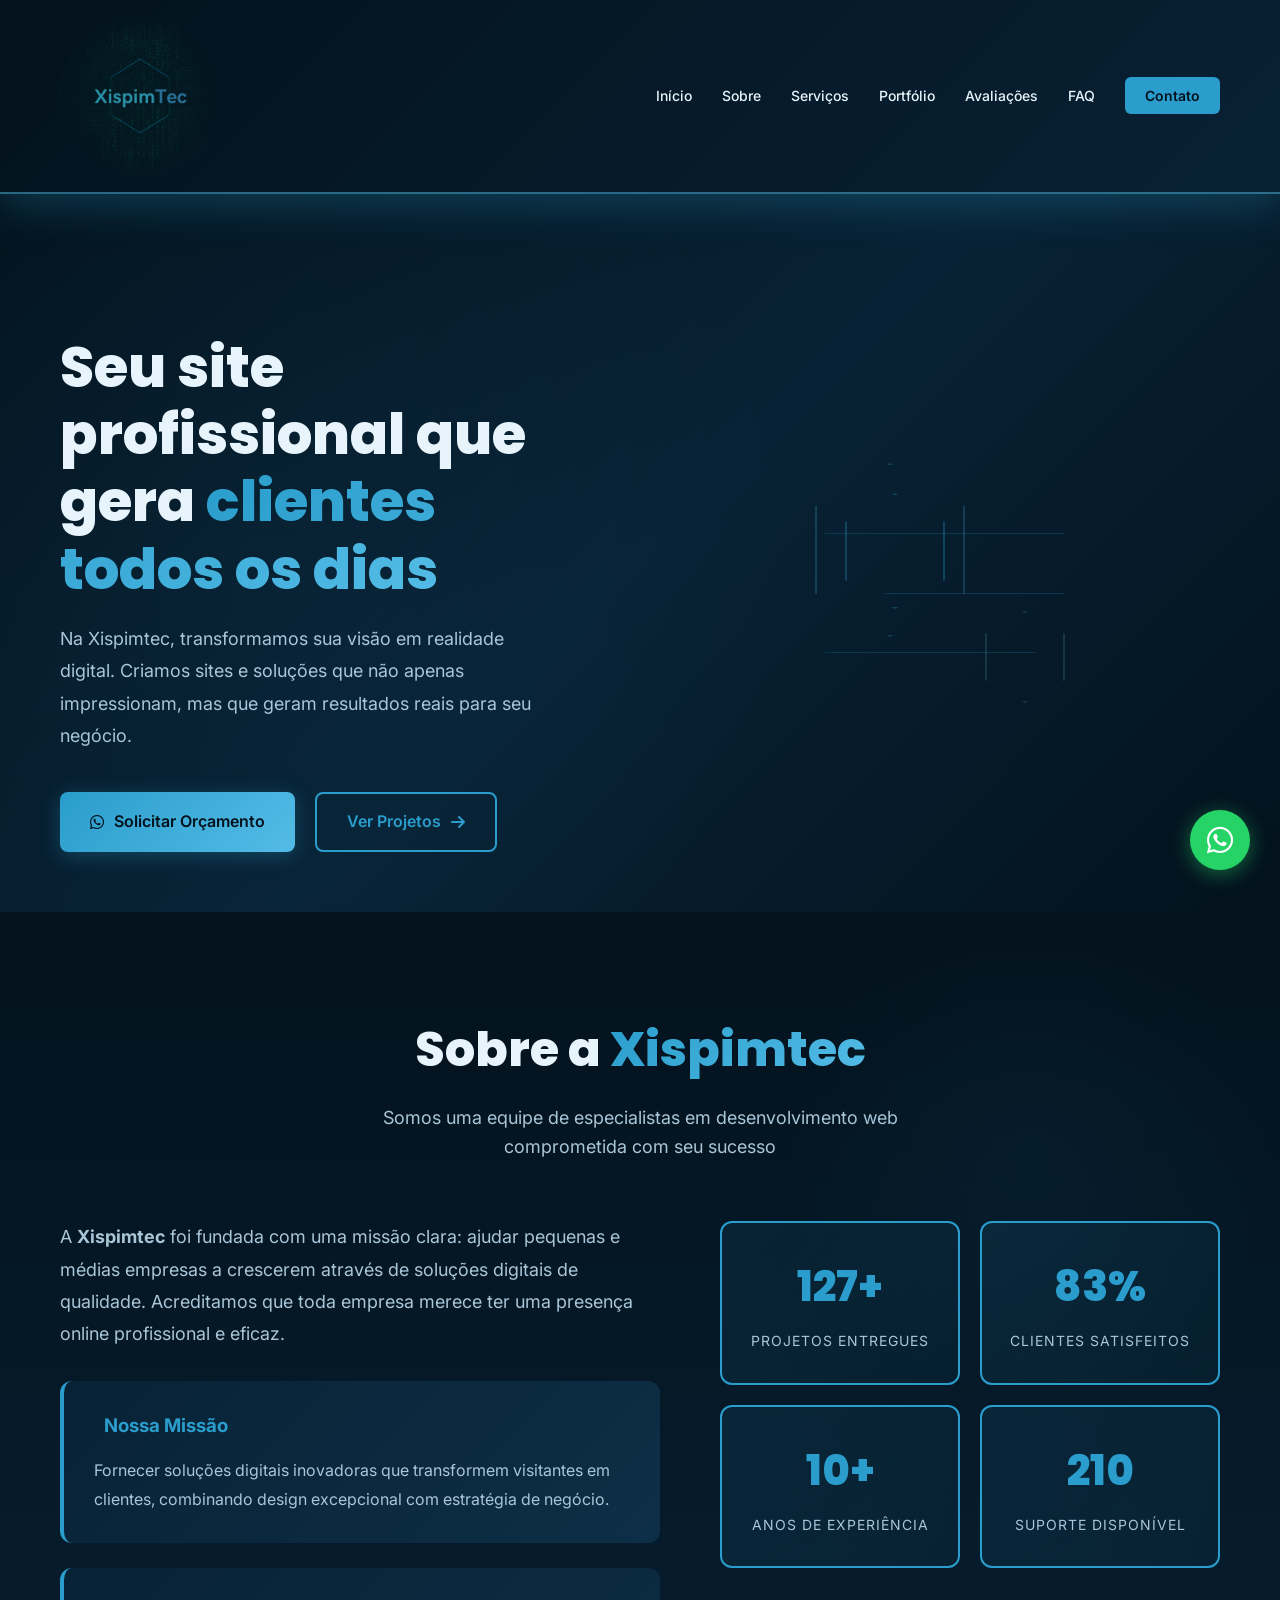
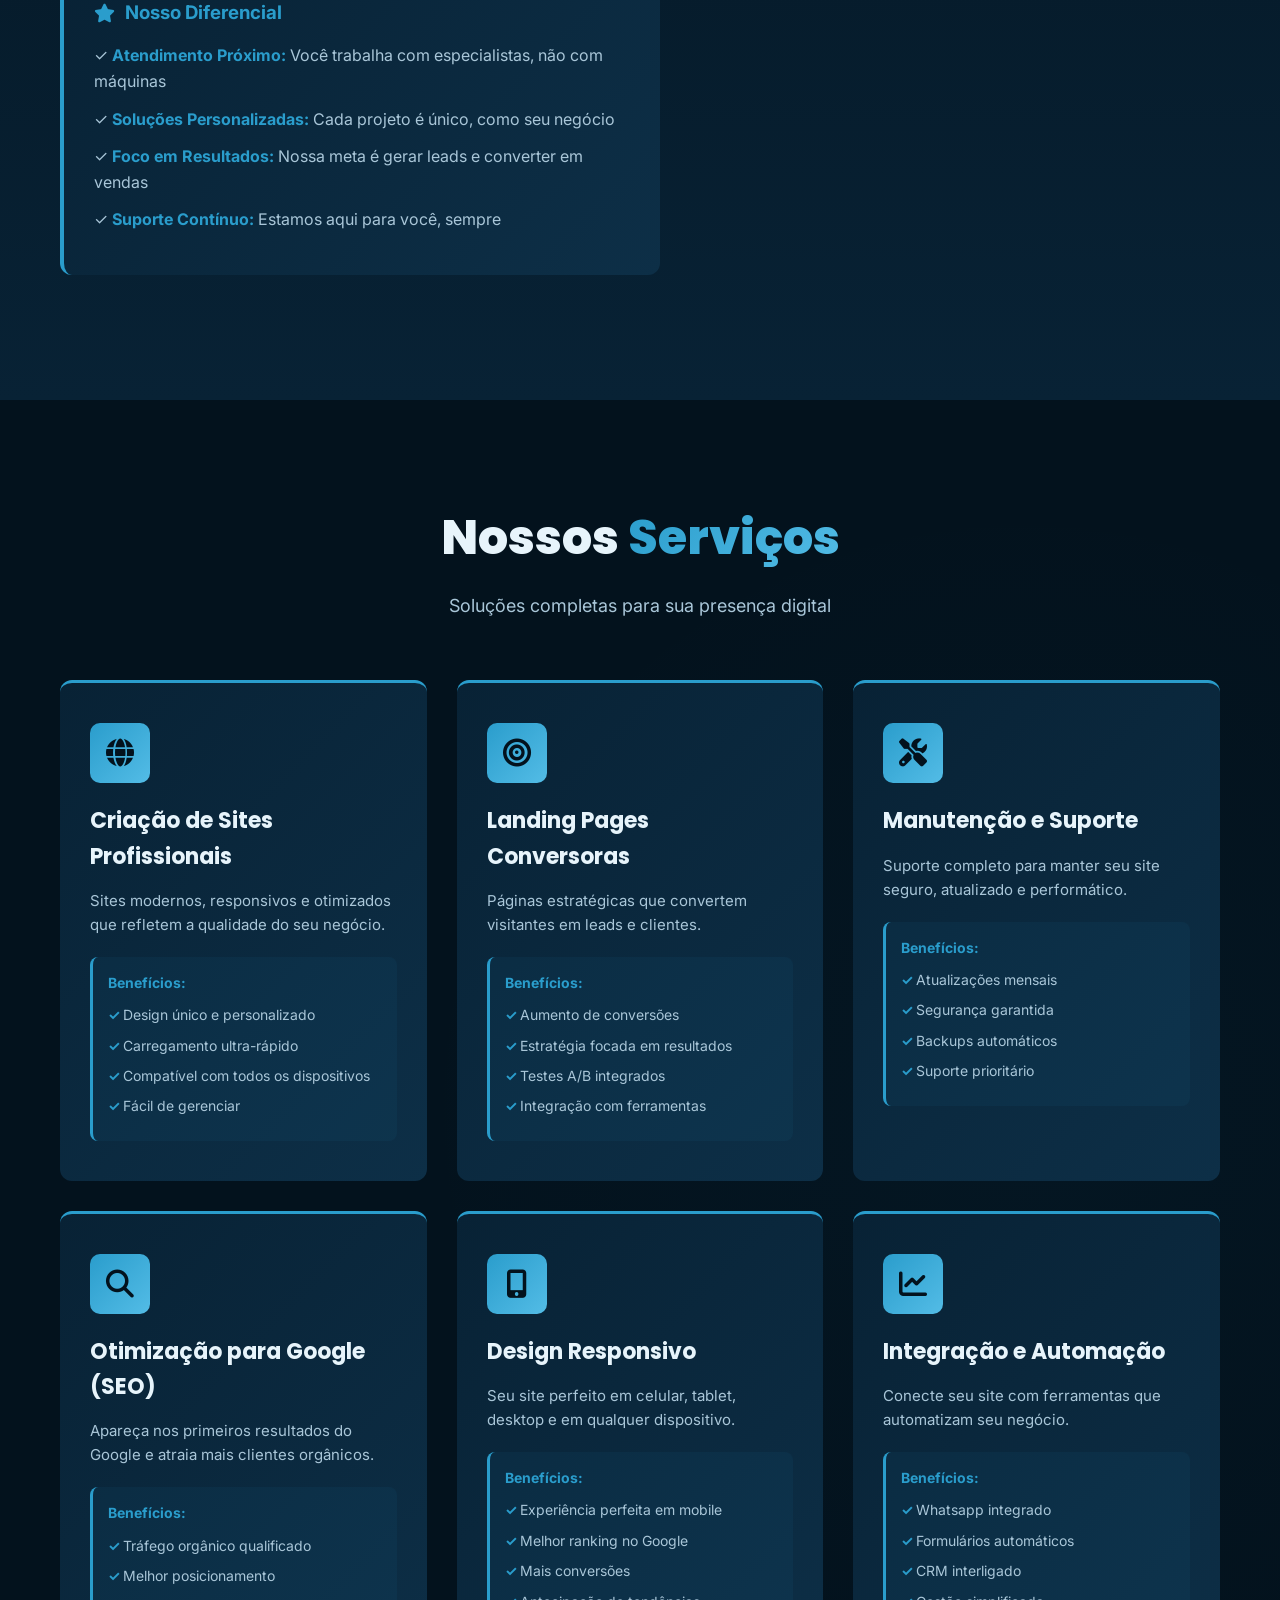
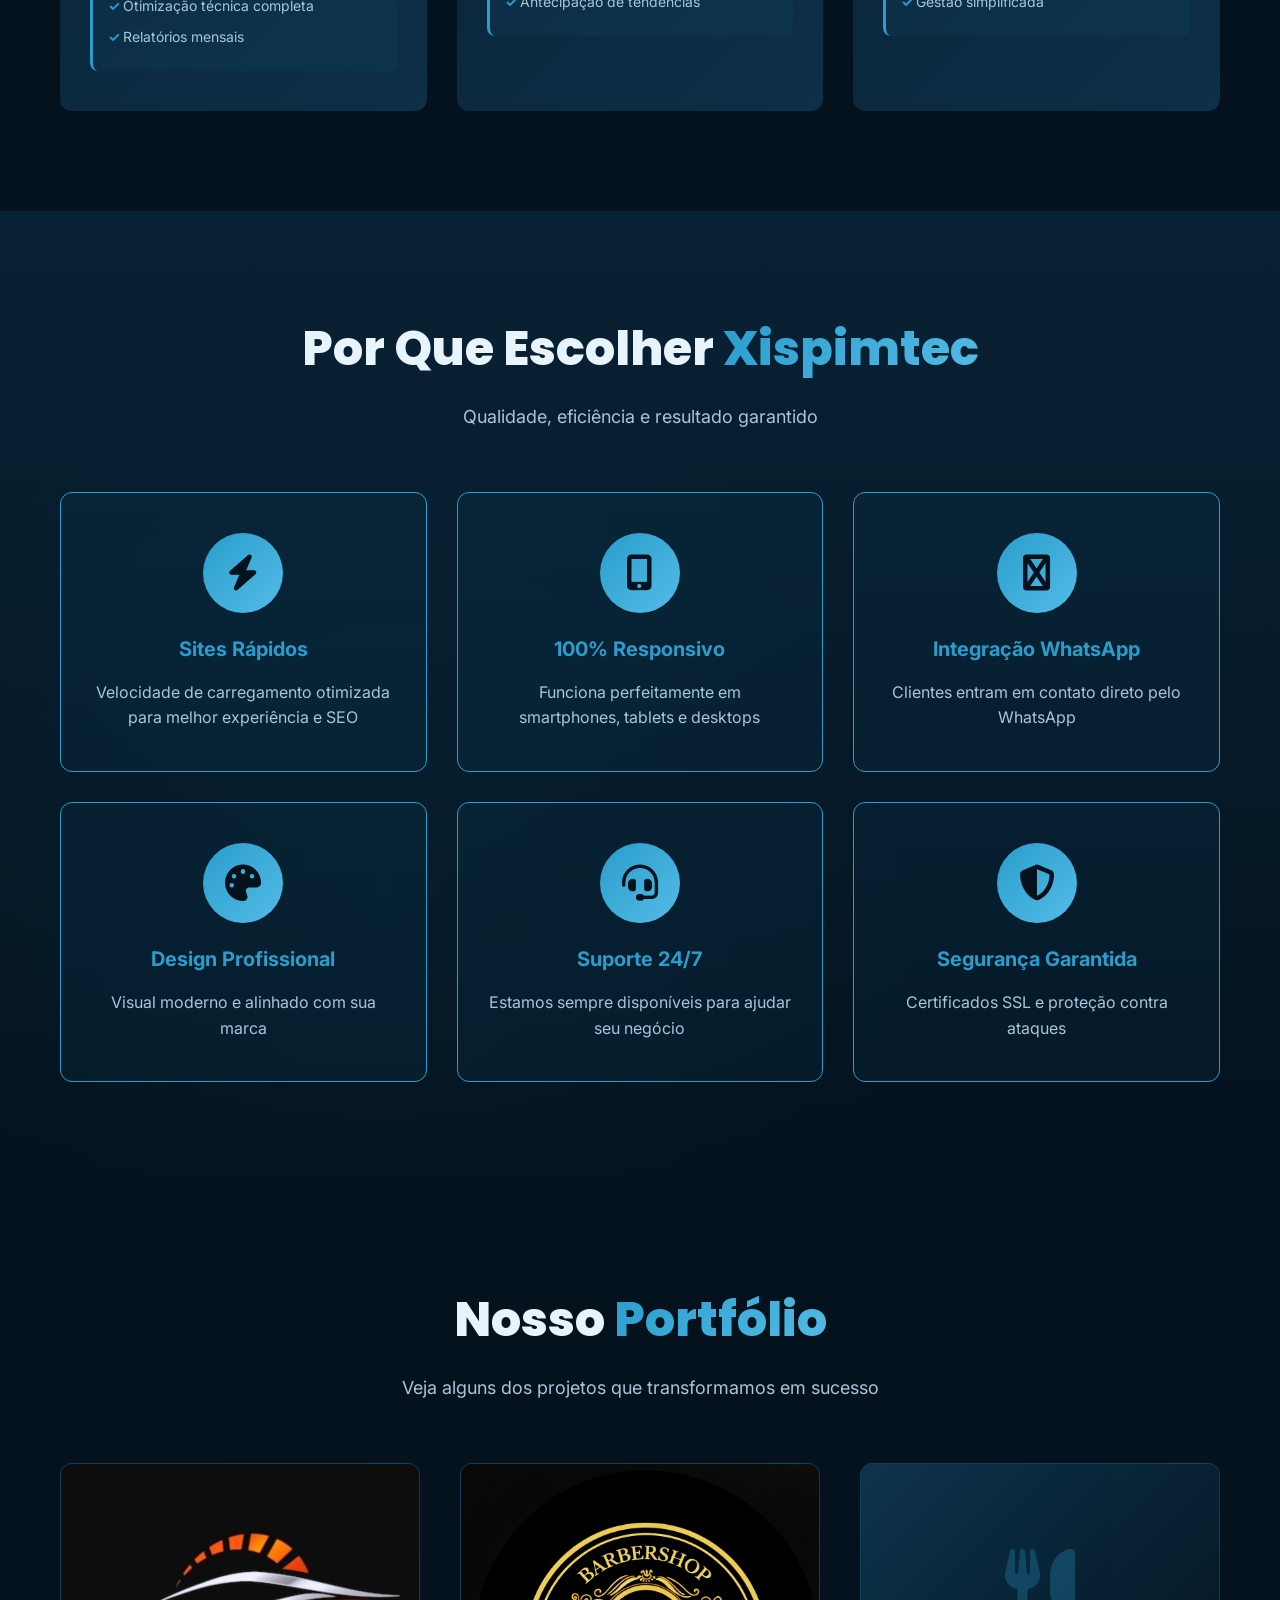
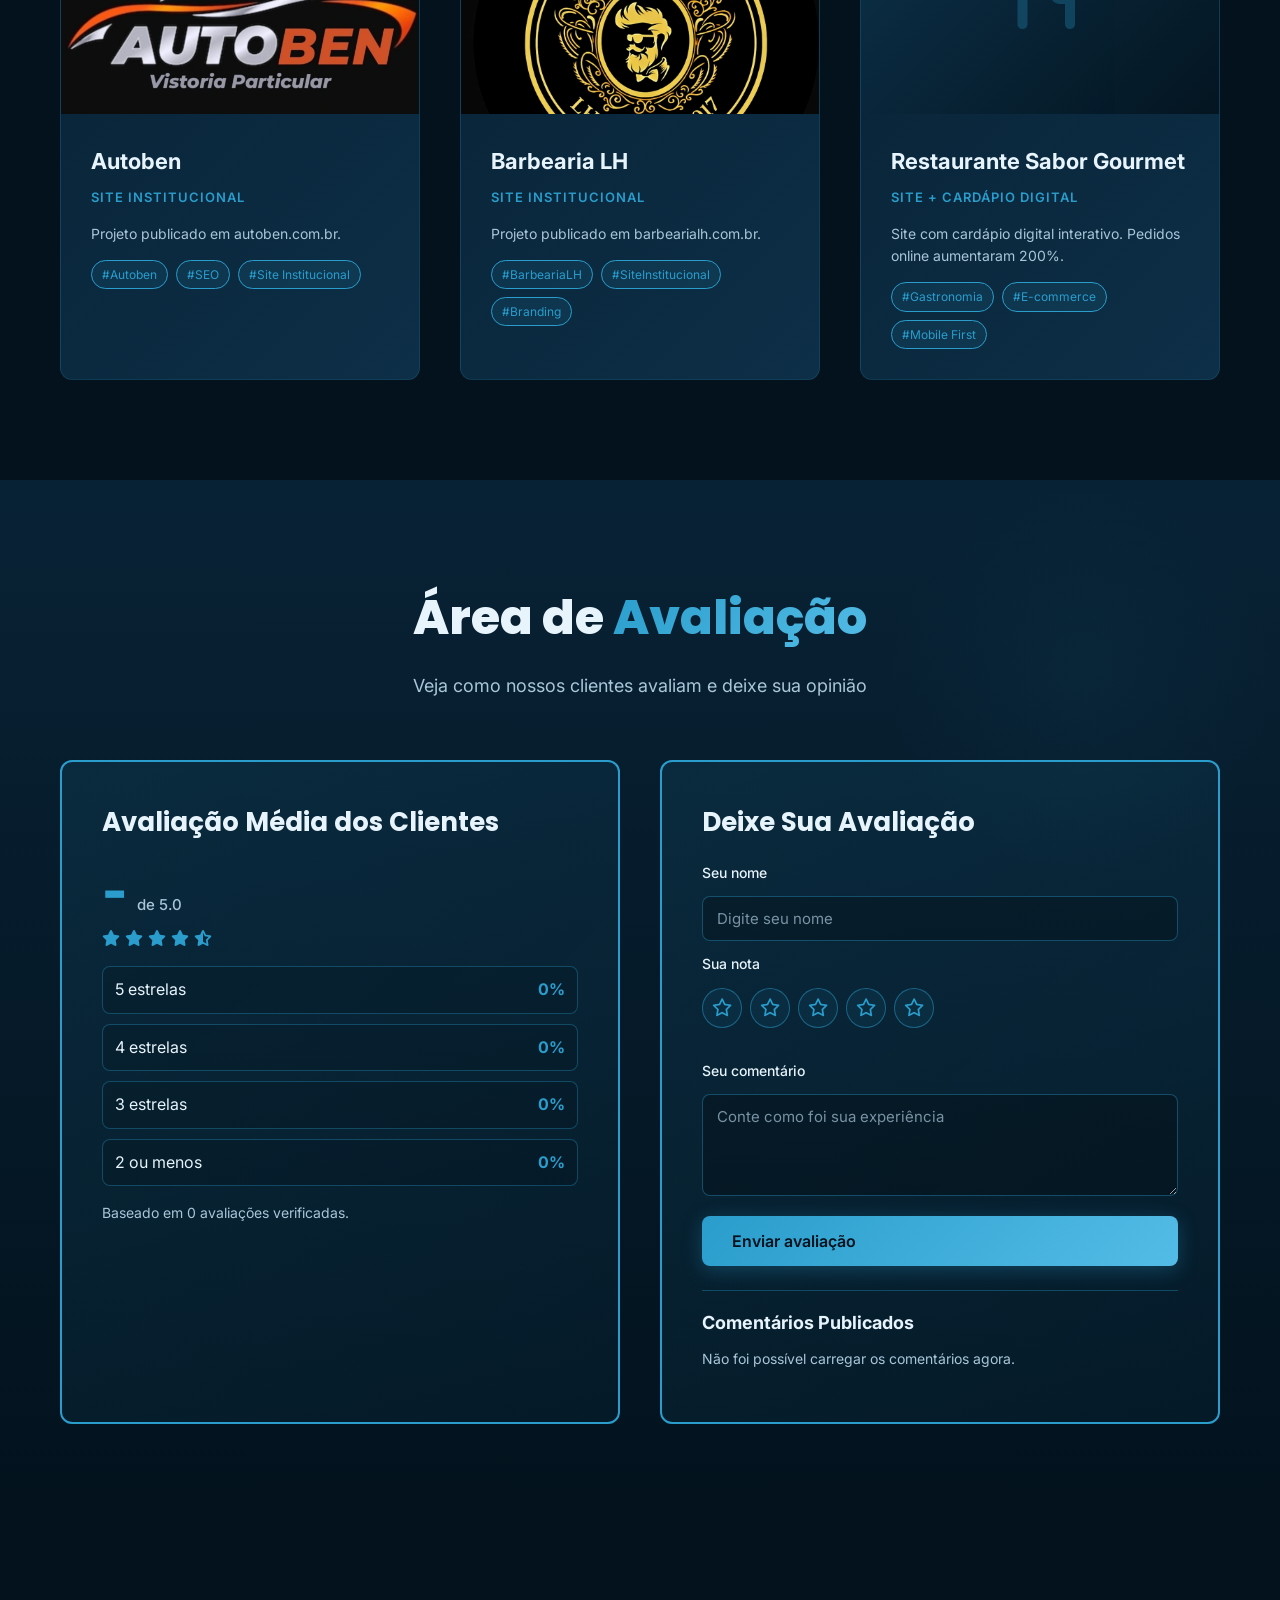
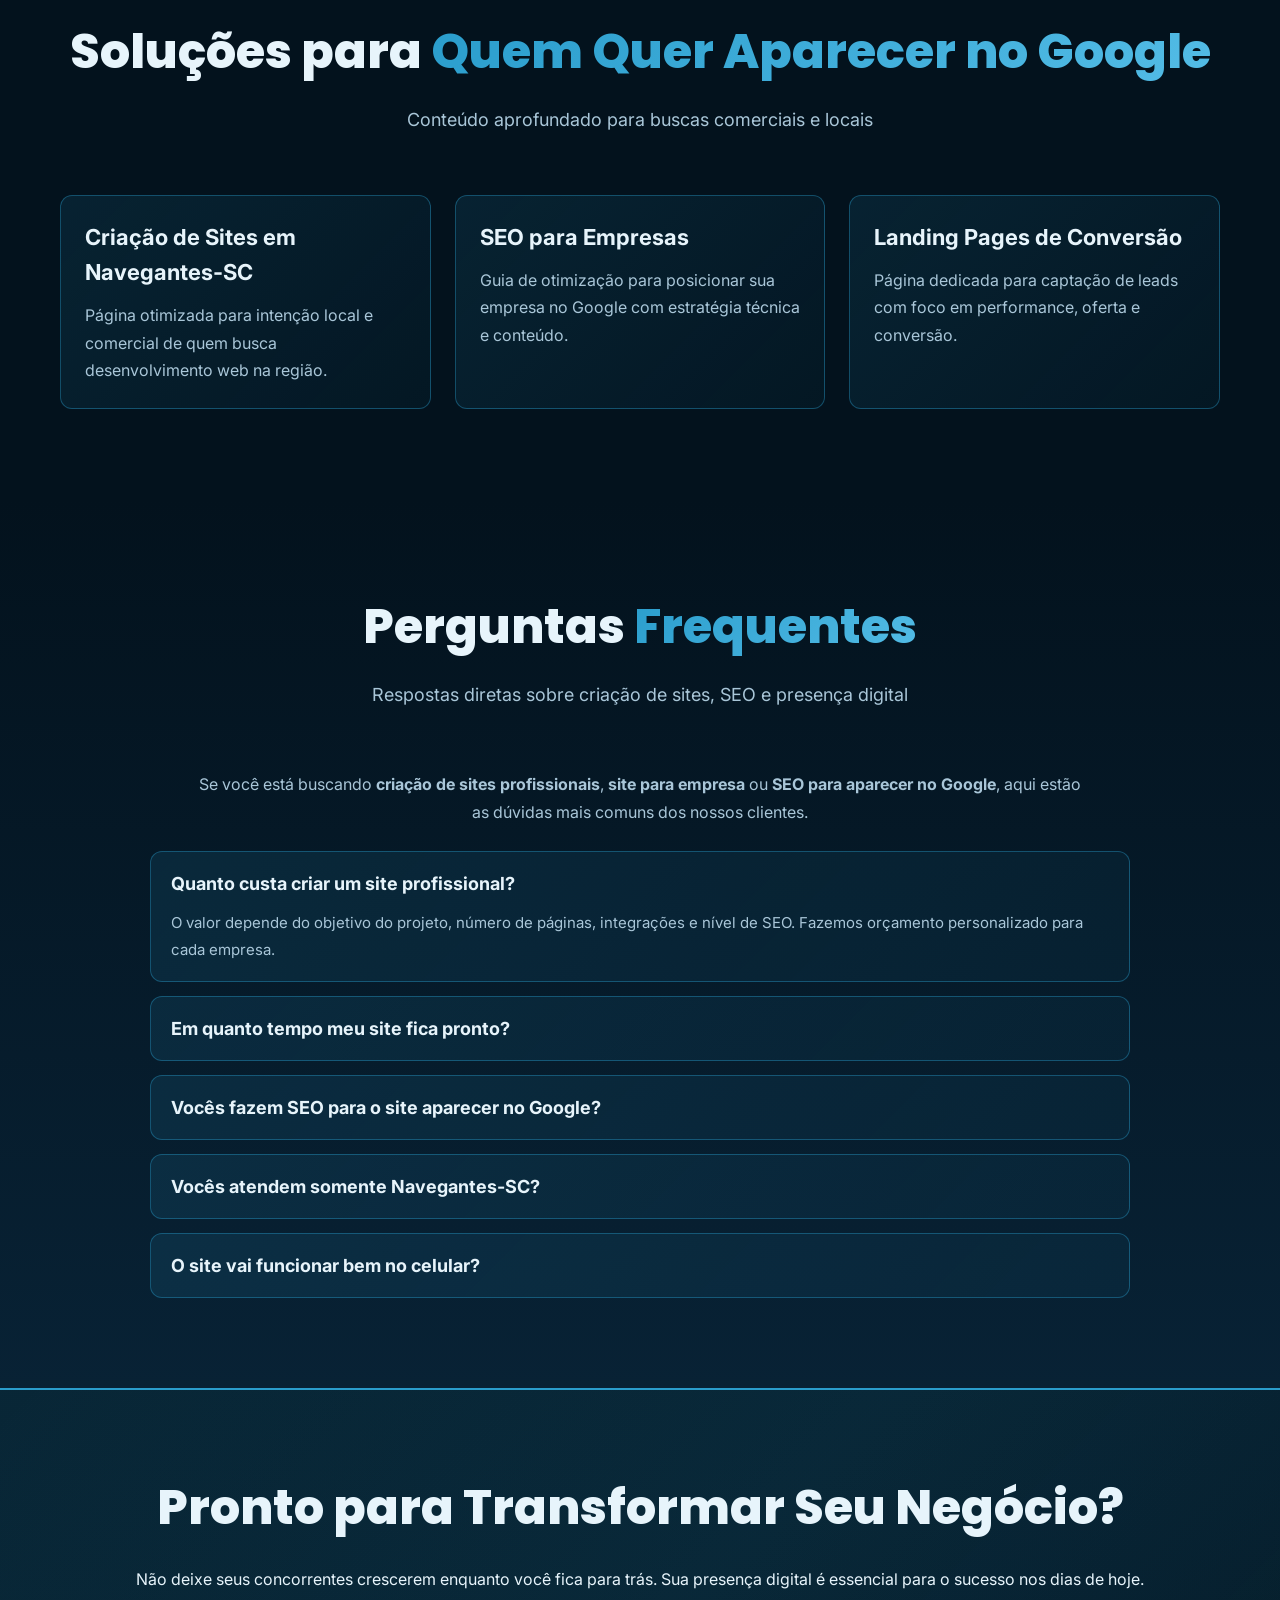
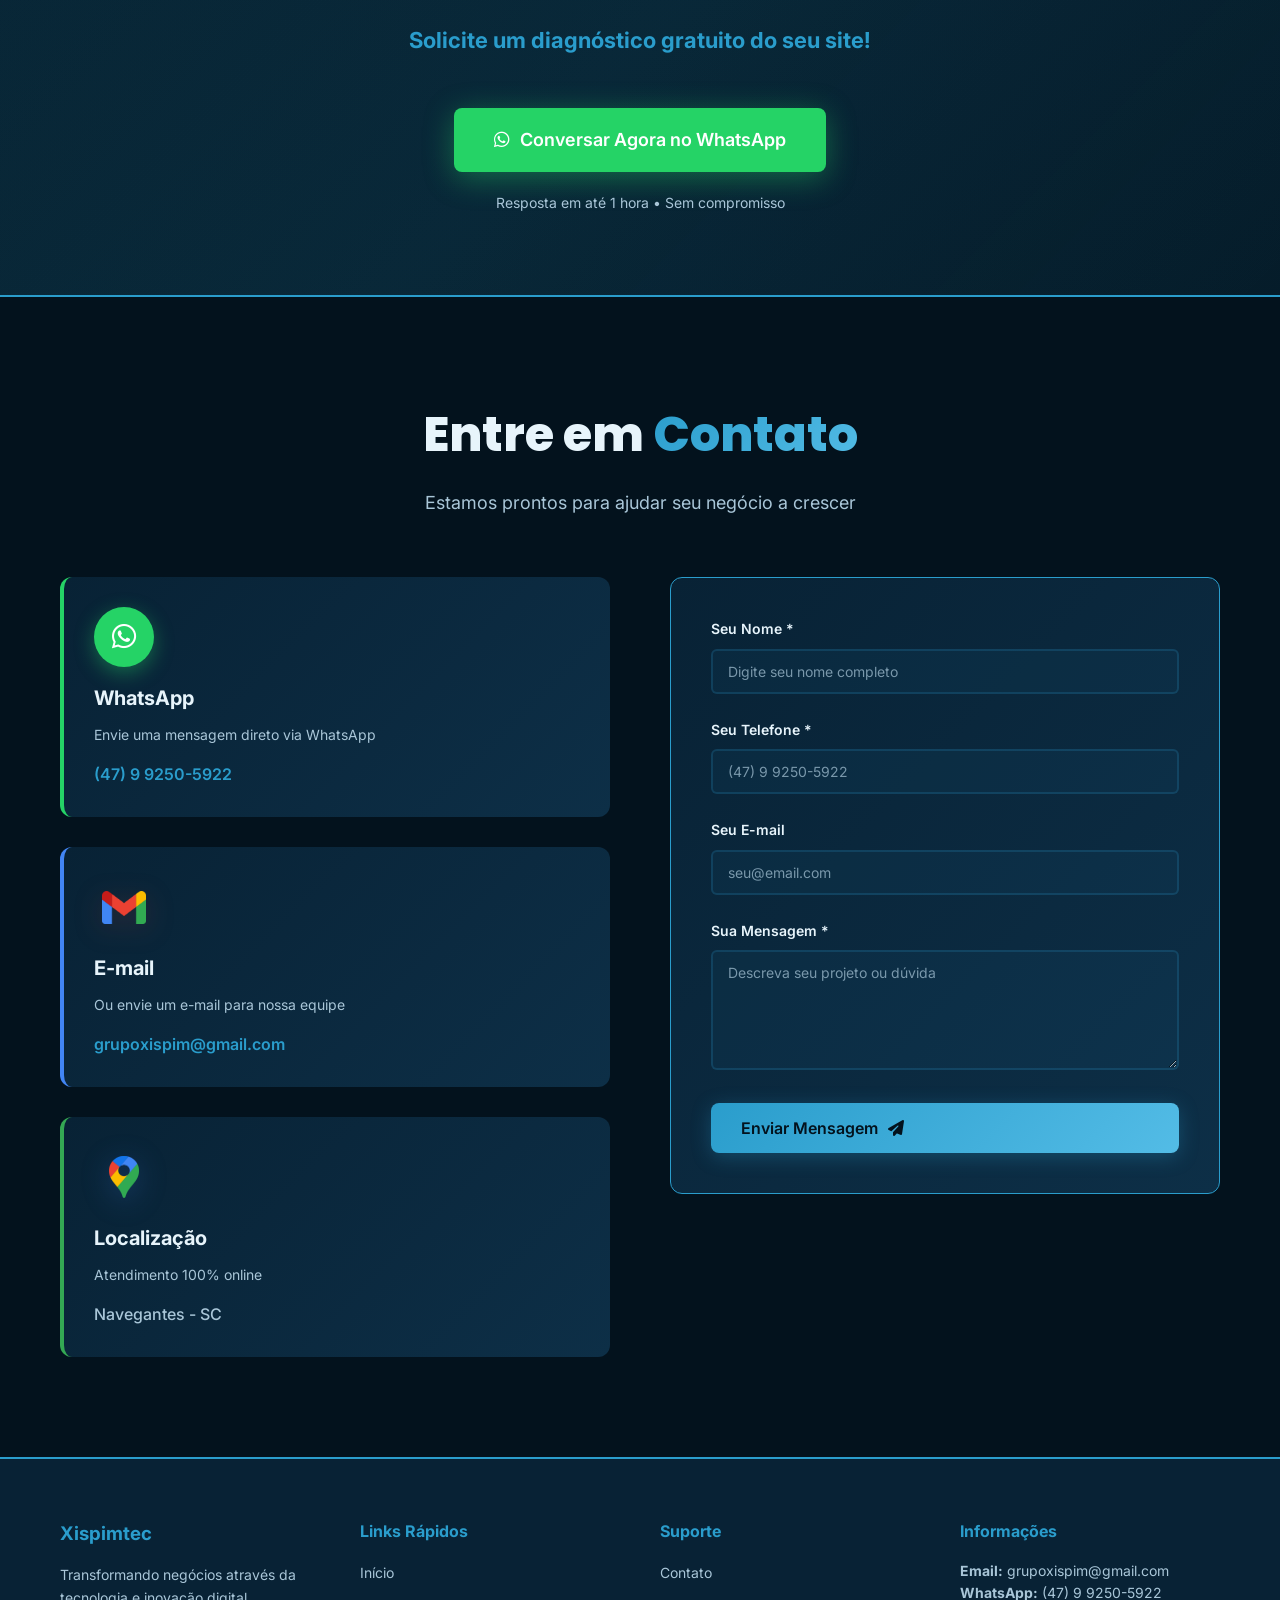
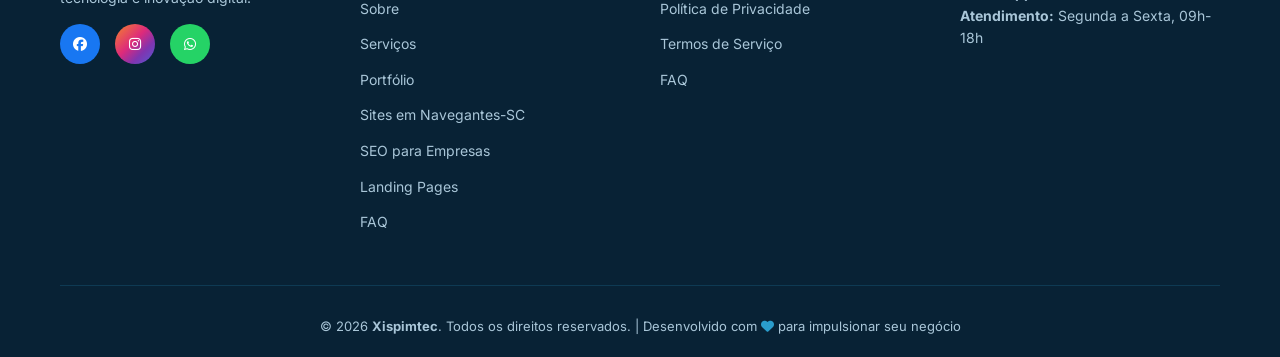
<file: index.html>
<!DOCTYPE html>
<html lang="pt-BR">
<head>
    <meta charset="UTF-8">
    <meta name="viewport" content="width=device-width, initial-scale=1.0">
    <meta name="description" content="Xispimtec: criação de sites profissionais, landing pages e SEO avançado para empresas em todo o Brasil, com foco em tráfego qualificado e conversão.">
    <meta name="keywords" content="criação de sites brasil, agência de seo brasil, seo avançado, desenvolvimento web para empresas, landing pages de conversão, criação de sites profissionais, manutenção de sites, tráfego orgânico">
    <meta name="author" content="Xispimtec">
    <meta name="robots" content="index, follow, max-image-preview:large, max-snippet:-1, max-video-preview:-1">
    <meta name="googlebot" content="index, follow, max-image-preview:large, max-snippet:-1, max-video-preview:-1">
    <meta name="bingbot" content="index, follow, max-image-preview:large, max-snippet:-1, max-video-preview:-1">
    <meta name="theme-color" content="#2DD9D9">
    <meta name="format-detection" content="telephone=no">
    <link rel="canonical" href="https://xispimtec.com.br/">
    <link rel="alternate" href="https://xispimtec.com.br/" hreflang="pt-BR">
    <link rel="alternate" href="https://xispimtec.com.br/" hreflang="x-default">
    <link rel="manifest" href="/manifest.json">
    <link rel="icon" type="image/svg+xml" href="/favicon.svg">
    <link rel="icon" type="image/jpeg" sizes="192x192" href="/imagens/logo.jpg">
    <link rel="icon" type="image/jpeg" sizes="512x512" href="/imagens/logo.jpg">
    <link rel="shortcut icon" href="/favicon.svg">
    <link rel="apple-touch-icon" sizes="180x180" href="/imagens/logo.jpg">

    <!-- Open Graph -->
    <meta property="og:title" content="Xispimtec | Criação de Sites e SEO Avançado para Todo Brasil">
    <meta property="og:description" content="Sites profissionais, landing pages e SEO avançado para empresas em todo o Brasil com foco em resultados comerciais.">
    <meta property="og:type" content="website">
    <meta property="og:url" content="https://xispimtec.com.br/">
    <meta property="og:site_name" content="Xispimtec">
    <meta property="og:locale" content="pt_BR">
    <meta property="og:image" content="https://xispimtec.com.br/imagens/logo.jpg">
    <meta property="og:image:alt" content="Logo da Xispimtec">

    <!-- Twitter Card -->
    <meta name="twitter:card" content="summary_large_image">
    <meta name="twitter:title" content="Xispimtec | Sites e SEO Avançado para Empresas no Brasil">
    <meta name="twitter:description" content="Projetos web de alta performance e SEO técnico para posicionar empresas em todo o Brasil.">
    <meta name="twitter:image" content="https://xispimtec.com.br/imagens/logo.jpg">

    <title>Xispimtec | Criação de Sites e SEO Avançado para Empresas em Todo Brasil</title>

    <!-- Google Fonts -->
    <link rel="preconnect" href="https://fonts.googleapis.com">
    <link rel="preconnect" href="https://fonts.gstatic.com" crossorigin>
    <link href="https://fonts.googleapis.com/css2?family=Poppins:wght@300;400;500;600;700;800&family=Inter:wght@300;400;500;600;700&display=swap" rel="stylesheet">
    
    <!-- Font Awesome para ícones -->
    <link rel="stylesheet" href="https://cdnjs.cloudflare.com/ajax/libs/font-awesome/6.4.0/css/all.min.css">
    
    <link rel="stylesheet" href="styles.css">

    <script type="application/ld+json">
        {
            "@context": "https://schema.org",
            "@type": "Organization",
            "name": "Xispimtec",
            "url": "https://xispimtec.com.br/",
            "logo": {
                "@type": "ImageObject",
                "url": "https://xispimtec.com.br/imagens/logo.jpg",
                "width": 1080,
                "height": 1080
            },
            "image": "https://xispimtec.com.br/imagens/logo.jpg",
            "email": "grupoxispim@gmail.com",
            "telephone": "+55-47-99250-5922",
            "sameAs": [
                "https://www.instagram.com/xispimtec"
            ],
            "areaServed": {
                "@type": "Country",
                "name": "Brasil"
            }
        }
    </script>
    <script type="application/ld+json">
        {
            "@context": "https://schema.org",
            "@type": "ProfessionalService",
            "name": "Xispimtec",
            "image": "https://xispimtec.com.br/imagens/logo.jpg",
            "url": "https://xispimtec.com.br/",
            "telephone": "+55-47-99250-5922",
            "email": "grupoxispim@gmail.com",
            "priceRange": "$$",
            "address": {
                "@type": "PostalAddress",
                "addressLocality": "Navegantes",
                "addressRegion": "SC",
                "addressCountry": "BR"
            },
            "areaServed": {
                "@type": "Country",
                "name": "Brasil"
            },
            "serviceType": [
                "Criação de Sites Profissionais",
                "Landing Pages",
                "SEO Técnico",
                "Manutenção de Sites"
            ],
            "hasOfferCatalog": {
                "@type": "OfferCatalog",
                "name": "Serviços Digitais Xispimtec",
                "itemListElement": [
                    {
                        "@type": "Offer",
                        "itemOffered": {
                            "@type": "Service",
                            "name": "Criação de Sites para Empresas"
                        }
                    },
                    {
                        "@type": "Offer",
                        "itemOffered": {
                            "@type": "Service",
                            "name": "SEO Avançado para Todo Brasil"
                        }
                    },
                    {
                        "@type": "Offer",
                        "itemOffered": {
                            "@type": "Service",
                            "name": "Landing Pages de Conversão"
                        }
                    }
                ]
            }
        }
    </script>
    <script type="application/ld+json">
        {
            "@context": "https://schema.org",
            "@type": "WebSite",
            "name": "Xispimtec",
            "url": "https://xispimtec.com.br/",
            "inLanguage": "pt-BR"
        }
    </script>
    <script type="application/ld+json">
        {
            "@context": "https://schema.org",
            "@type": "FAQPage",
            "mainEntity": [
                {
                    "@type": "Question",
                    "name": "Quanto custa criar um site profissional?",
                    "acceptedAnswer": {
                        "@type": "Answer",
                        "text": "O valor varia conforme escopo, páginas, integrações e estratégia de SEO. A Xispimtec monta proposta personalizada para cada negócio."
                    }
                },
                {
                    "@type": "Question",
                    "name": "Em quanto tempo meu site fica pronto?",
                    "acceptedAnswer": {
                        "@type": "Answer",
                        "text": "Projetos institucionais normalmente ficam prontos entre 7 e 21 dias, dependendo do conteúdo e da complexidade técnica."
                    }
                },
                {
                    "@type": "Question",
                    "name": "A Xispimtec faz SEO para aparecer no Google?",
                    "acceptedAnswer": {
                        "@type": "Answer",
                        "text": "Sim. Trabalhamos SEO técnico, performance, estrutura semântica, conteúdo e otimizações para aumentar visibilidade orgânica."
                    }
                },
                {
                    "@type": "Question",
                    "name": "Vocês atendem somente Navegantes-SC?",
                    "acceptedAnswer": {
                        "@type": "Answer",
                        "text": "Não. A empresa está em Navegantes-SC, mas o atendimento é online para todo o Brasil."
                    }
                },
                {
                    "@type": "Question",
                    "name": "Meu site vai funcionar bem no celular?",
                    "acceptedAnswer": {
                        "@type": "Answer",
                        "text": "Sim. Todos os projetos são responsivos e otimizados para mobile, tablet e desktop."
                    }
                }
            ]
        }
    </script>
</head>
<body>
    <!-- Menu Fixo -->
    <nav class="navbar">
        <div class="container">
            <div class="navbar-content">
                <div class="logo">
                    <img src="imagens/logo.jpg" alt="Xispimtec Logo" class="logo-img">
                </div>
                <ul class="nav-links">
                    <li><a href="#hero">Início</a></li>
                    <li><a href="#about">Sobre</a></li>
                    <li><a href="#services">Serviços</a></li>
                    <li><a href="#portfolio">Portfólio</a></li>
                    <li><a href="#testimonials">Avaliações</a></li>
                    <li><a href="#faq">FAQ</a></li>
                    <li><a href="#contact" class="btn-contact">Contato</a></li>
                </ul>
                <div class="menu-toggle">
                    <span></span>
                    <span></span>
                    <span></span>
                </div>
            </div>
        </div>
    </nav>

    <!-- Botão Flutuante WhatsApp -->
    <a href="https://wa.me/5547992505922?text=Olá%20Xispimtec!%20Gostaria%20de%20saber%20mais%20sobre%20seus%20serviços" 
       class="whatsapp-float" target="_blank" rel="noopener noreferrer" title="Fale conosco no WhatsApp">
        <i class="fab fa-whatsapp"></i>
    </a>

    <!-- HERO -->
    <section id="hero" class="hero">
        <div class="container">
            <div class="hero-content">
                <div class="hero-text">
                    <h1 class="hero-title">
                        Seu site profissional que gera <span class="highlight">clientes todos os dias</span>
                    </h1>
                    <p class="hero-subtitle">
                        Na Xispimtec, transformamos sua visão em realidade digital. Criamos sites e soluções que não apenas impressionam, mas que geram resultados reais para seu negócio.
                    </p>
                    <div class="hero-buttons">
                        <a href="https://wa.me/5547992505922?text=Olá%20Xispimtec!%20Gostaria%20de%20solicitar%20um%20orçamento" 
                           class="btn btn-primary" target="_blank" rel="noopener noreferrer">
                            <i class="fab fa-whatsapp"></i> Solicitar Orçamento
                        </a>
                        <a href="#portfolio" class="btn btn-secondary">
                            Ver Projetos <i class="fas fa-arrow-right"></i>
                        </a>
                    </div>
                </div>
                <div class="hero-illustration">
                    <div class="tech-illustration">
                        <div class="hex hex-1"></div>
                        <div class="hex hex-2"></div>
                        <div class="hex hex-3"></div>
                        <div class="code-line line-1"></div>
                        <div class="code-line line-2"></div>
                        <div class="code-line line-3"></div>
                    </div>
                </div>
            </div>
        </div>
    </section>

    <!-- SOBRE -->
    <section id="about" class="about">
        <div class="container">
            <h2 class="section-title">Sobre a <span class="highlight">Xispimtec</span></h2>
            <p class="section-subtitle">Somos uma equipe de especialistas em desenvolvimento web comprometida com seu sucesso</p>
            
            <div class="about-content">
                <div class="about-text">
                    <p class="about-description">
                        A <strong>Xispimtec</strong> foi fundada com uma missão clara: ajudar pequenas e médias empresas a crescerem através de soluções digitais de qualidade. Acreditamos que toda empresa merece ter uma presença online profissional e eficaz.
                    </p>
                    
                    <div class="about-mission">
                        <h3><i class="fas fa-target"></i> Nossa Missão</h3>
                        <p>Fornecer soluções digitais inovadoras que transformem visitantes em clientes, combinando design excepcional com estratégia de negócio.</p>
                    </div>

                    <div class="about-differentials">
                        <h3><i class="fas fa-star"></i> Nosso Diferencial</h3>
                        <ul>
                            <li>✓ <strong>Atendimento Próximo:</strong> Você trabalha com especialistas, não com máquinas</li>
                            <li>✓ <strong>Soluções Personalizadas:</strong> Cada projeto é único, como seu negócio</li>
                            <li>✓ <strong>Foco em Resultados:</strong> Nossa meta é gerar leads e converter em vendas</li>
                            <li>✓ <strong>Suporte Contínuo:</strong> Estamos aqui para você, sempre</li>
                        </ul>
                    </div>
                </div>
                <div class="about-stats">
                    <div class="stat-card">
                        <div class="stat-number">150+</div>
                        <div class="stat-label">Projetos Entregues</div>
                    </div>
                    <div class="stat-card">
                        <div class="stat-number">98%</div>
                        <div class="stat-label">Clientes Satisfeitos</div>
                    </div>
                    <div class="stat-card">
                        <div class="stat-number">12+</div>
                        <div class="stat-label">Anos de Experiência</div>
                    </div>
                    <div class="stat-card">
                        <div class="stat-number">24/7</div>
                        <div class="stat-label">Suporte Disponível</div>
                    </div>
                </div>
            </div>
        </div>
    </section>

    <!-- SERVIÇOS -->
    <section id="services" class="services">
        <div class="container">
            <h2 class="section-title">Nossos <span class="highlight">Serviços</span></h2>
            <p class="section-subtitle">Soluções completas para sua presença digital</p>
            
            <div class="services-grid">
                <!-- Serviço 1 -->
                <div class="service-card">
                    <div class="service-icon">
                        <i class="fas fa-globe"></i>
                    </div>
                    <h3>Criação de Sites Profissionais</h3>
                    <p class="service-description">
                        Sites modernos, responsivos e otimizados que refletem a qualidade do seu negócio.
                    </p>
                    <div class="service-benefits">
                        <p><strong>Benefícios:</strong></p>
                        <ul>
                            <li>Design único e personalizado</li>
                            <li>Carregamento ultra-rápido</li>
                            <li>Compatível com todos os dispositivos</li>
                            <li>Fácil de gerenciar</li>
                        </ul>
                    </div>
                </div>

                <!-- Serviço 2 -->
                <div class="service-card">
                    <div class="service-icon">
                        <i class="fas fa-bullseye"></i>
                    </div>
                    <h3>Landing Pages Conversoras</h3>
                    <p class="service-description">
                        Páginas estratégicas que convertem visitantes em leads e clientes.
                    </p>
                    <div class="service-benefits">
                        <p><strong>Benefícios:</strong></p>
                        <ul>
                            <li>Aumento de conversões</li>
                            <li>Estratégia focada em resultados</li>
                            <li>Testes A/B integrados</li>
                            <li>Integração com ferramentas</li>
                        </ul>
                    </div>
                </div>

                <!-- Serviço 3 -->
                <div class="service-card">
                    <div class="service-icon">
                        <i class="fas fa-tools"></i>
                    </div>
                    <h3>Manutenção e Suporte</h3>
                    <p class="service-description">
                        Suporte completo para manter seu site seguro, atualizado e performático.
                    </p>
                    <div class="service-benefits">
                        <p><strong>Benefícios:</strong></p>
                        <ul>
                            <li>Atualizações mensais</li>
                            <li>Segurança garantida</li>
                            <li>Backups automáticos</li>
                            <li>Suporte prioritário</li>
                        </ul>
                    </div>
                </div>

                <!-- Serviço 4 -->
                <div class="service-card">
                    <div class="service-icon">
                        <i class="fas fa-search"></i>
                    </div>
                    <h3>Otimização para Google (SEO)</h3>
                    <p class="service-description">
                        Apareça nos primeiros resultados do Google e atraia mais clientes orgânicos.
                    </p>
                    <div class="service-benefits">
                        <p><strong>Benefícios:</strong></p>
                        <ul>
                            <li>Tráfego orgânico qualificado</li>
                            <li>Melhor posicionamento</li>
                            <li>Otimização técnica completa</li>
                            <li>Relatórios mensais</li>
                        </ul>
                    </div>
                </div>

                <!-- Serviço 5 -->
                <div class="service-card">
                    <div class="service-icon">
                        <i class="fas fa-mobile-alt"></i>
                    </div>
                    <h3>Design Responsivo</h3>
                    <p class="service-description">
                        Seu site perfeito em celular, tablet, desktop e em qualquer dispositivo.
                    </p>
                    <div class="service-benefits">
                        <p><strong>Benefícios:</strong></p>
                        <ul>
                            <li>Experiência perfeita em mobile</li>
                            <li>Melhor ranking no Google</li>
                            <li>Mais conversões</li>
                            <li>Antecipação de tendências</li>
                        </ul>
                    </div>
                </div>

                <!-- Serviço 6 -->
                <div class="service-card">
                    <div class="service-icon">
                        <i class="fas fa-chart-line"></i>
                    </div>
                    <h3>Integração e Automação</h3>
                    <p class="service-description">
                        Conecte seu site com ferramentas que automatizam seu negócio.
                    </p>
                    <div class="service-benefits">
                        <p><strong>Benefícios:</strong></p>
                        <ul>
                            <li>Whatsapp integrado</li>
                            <li>Formulários automáticos</li>
                            <li>CRM interligado</li>
                            <li>Gestão simplificada</li>
                        </ul>
                    </div>
                </div>
            </div>
        </div>
    </section>

    <!-- DIFERENCIAIS -->
    <section class="differentials">
        <div class="container">
            <h2 class="section-title">Por Que Escolher <span class="highlight">Xispimtec</span></h2>
            <p class="section-subtitle">Qualidade, eficiência e resultado garantido</p>
            
            <div class="differentials-grid">
                <div class="differential-item">
                    <div class="differential-icon">
                        <i class="fas fa-bolt"></i>
                    </div>
                    <h3>Sites Rápidos</h3>
                    <p>Velocidade de carregamento otimizada para melhor experiência e SEO</p>
                </div>

                <div class="differential-item">
                    <div class="differential-icon">
                        <i class="fas fa-mobile-alt"></i>
                    </div>
                    <h3>100% Responsivo</h3>
                    <p>Funciona perfeitamente em smartphones, tablets e desktops</p>
                </div>

                <div class="differential-item">
                    <div class="differential-icon">
                        <i class="fas fa-whatsapp"></i>
                    </div>
                    <h3>Integração WhatsApp</h3>
                    <p>Clientes entram em contato direto pelo WhatsApp</p>
                </div>

                <div class="differential-item">
                    <div class="differential-icon">
                        <i class="fas fa-palette"></i>
                    </div>
                    <h3>Design Profissional</h3>
                    <p>Visual moderno e alinhado com sua marca</p>
                </div>

                <div class="differential-item">
                    <div class="differential-icon">
                        <i class="fas fa-headset"></i>
                    </div>
                    <h3>Suporte 24/7</h3>
                    <p>Estamos sempre disponíveis para ajudar seu negócio</p>
                </div>

                <div class="differential-item">
                    <div class="differential-icon">
                        <i class="fas fa-shield-alt"></i>
                    </div>
                    <h3>Segurança Garantida</h3>
                    <p>Certificados SSL e proteção contra ataques</p>
                </div>
            </div>
        </div>
    </section>

    <!-- PORTFÓLIO -->
    <section id="portfolio" class="portfolio">
        <div class="container">
            <h2 class="section-title">Nosso <span class="highlight">Portfólio</span></h2>
            <p class="section-subtitle">Veja alguns dos projetos que transformamos em sucesso</p>
            
            <div class="portfolio-grid">
                <!-- Projeto 1 -->
                <div class="portfolio-item portfolio-item-clickable">
                    <div class="portfolio-image">
                        <div class="portfolio-placeholder project-1">
                            <img class="portfolio-logo" src="imagens/autoben-logo.jpg" alt="Logo Autoben" loading="lazy" decoding="async">
                        </div>
                    </div>
                    <div class="portfolio-content">
                        <h3>Autoben</h3>
                        <p class="portfolio-category">Site Institucional</p>
                        <p class="portfolio-description">
                            Projeto publicado em autoben.com.br.
                        </p>
                        <div class="portfolio-tags">
                            <span>#Autoben</span>
                            <span>#SEO</span>
                            <span>#Site Institucional</span>
                        </div>
                    </div>
                    <a class="portfolio-item-link" href="https://autoben.com.br" target="_blank" rel="noopener noreferrer" aria-label="Abrir site autoben.com.br">Abrir projeto</a>
                </div>

                <!-- Projeto 2 -->
                <div class="portfolio-item portfolio-item-clickable">
                    <div class="portfolio-image">
                        <div class="portfolio-placeholder project-2">
                            <img class="portfolio-logo" src="imagens/barbearia-lh-logo.jpg" alt="Logo Barbearia LH" loading="lazy" decoding="async">
                        </div>
                    </div>
                    <div class="portfolio-content">
                        <h3>Barbearia LH</h3>
                        <p class="portfolio-category">Site Institucional</p>
                        <p class="portfolio-description">
                            Projeto publicado em barbearialh.com.br.
                        </p>
                        <div class="portfolio-tags">
                            <span>#BarbeariaLH</span>
                            <span>#SiteInstitucional</span>
                            <span>#Branding</span>
                        </div>
                    </div>
                    <a class="portfolio-item-link" href="https://barbearialh.com.br/" target="_blank" rel="noopener noreferrer" aria-label="Abrir site barbearialh.com.br">Abrir projeto</a>
                </div>

                <!-- Projeto 3 -->
                <div class="portfolio-item">
                    <div class="portfolio-image">
                        <div class="portfolio-placeholder project-3">
                            <i class="fas fa-utensils"></i>
                        </div>
                    </div>
                    <div class="portfolio-content">
                        <h3>Restaurante Sabor Gourmet</h3>
                        <p class="portfolio-category">Site + Cardápio Digital</p>
                        <p class="portfolio-description">
                            Site com cardápio digital interativo. Pedidos online aumentaram 200%.
                        </p>
                        <div class="portfolio-tags">
                            <span>#Gastronomia</span>
                            <span>#E-commerce</span>
                            <span>#Mobile First</span>
                        </div>
                    </div>
                </div>

            </div>
        </div>
    </section>

    <!-- DEPOIMENTOS -->
    <section id="testimonials" class="testimonials">
        <div class="container">
            <h2 class="section-title">Área de <span class="highlight">Avaliação</span></h2>
            <p class="section-subtitle">Veja como nossos clientes avaliam e deixe sua opinião</p>
            
            <div class="testimonials-grid">
                <div class="testimonial-card">
                    <h3 class="rating-card-title">Avaliação Média dos Clientes</h3>
                    <div class="rating-score-wrap">
                        <strong class="rating-score" id="ratingAverage">-</strong>
                        <span class="rating-score-total">de 5.0</span>
                    </div>
                    <div class="stars rating-static" aria-label="Média de 4.9 estrelas">
                        <i class="fas fa-star"></i>
                        <i class="fas fa-star"></i>
                        <i class="fas fa-star"></i>
                        <i class="fas fa-star"></i>
                        <i class="fas fa-star-half-alt"></i>
                    </div>
                    <ul class="rating-summary-list">
                        <li><span>5 estrelas</span><strong id="ratingPct5">0%</strong></li>
                        <li><span>4 estrelas</span><strong id="ratingPct4">0%</strong></li>
                        <li><span>3 estrelas</span><strong id="ratingPct3">0%</strong></li>
                        <li><span>2 ou menos</span><strong id="ratingPct2">0%</strong></li>
                    </ul>
                    <p class="rating-note" id="ratingTotalCount">Baseado em 0 avaliações verificadas.</p>
                </div>

                <div class="testimonial-card">
                    <h3 class="rating-card-title">Deixe Sua Avaliação</h3>
                    <form id="reviewForm" class="review-form">
                        <label for="reviewName">Seu nome</label>
                        <input type="text" id="reviewName" name="reviewName" placeholder="Digite seu nome" required>

                        <label>Sua nota</label>
                        <div class="stars interactive-stars" role="radiogroup" aria-label="Selecione uma nota de 1 a 5">
                            <button type="button" class="rating-star" data-rating="1" aria-label="1 estrela"><i class="far fa-star"></i></button>
                            <button type="button" class="rating-star" data-rating="2" aria-label="2 estrelas"><i class="far fa-star"></i></button>
                            <button type="button" class="rating-star" data-rating="3" aria-label="3 estrelas"><i class="far fa-star"></i></button>
                            <button type="button" class="rating-star" data-rating="4" aria-label="4 estrelas"><i class="far fa-star"></i></button>
                            <button type="button" class="rating-star" data-rating="5" aria-label="5 estrelas"><i class="far fa-star"></i></button>
                        </div>
                        <input type="hidden" id="reviewRating" name="reviewRating" value="0">

                        <label for="reviewComment">Seu comentário</label>
                        <textarea id="reviewComment" name="reviewComment" rows="4" placeholder="Conte como foi sua experiência" required></textarea>

                        <button type="submit" class="btn btn-primary review-submit-btn">Enviar avaliação</button>
                    </form>

                    <div class="reviews-public">
                        <h4>Comentários Publicados</h4>
                        <p id="reviewsStatus" class="reviews-status">Carregando comentários...</p>
                        <div id="reviewsList" class="reviews-list" aria-live="polite"></div>
                    </div>
                </div>
            </div>
        </div>
    </section>

    <!-- PÁGINAS SEO -->
    <section class="seo-hub" id="seo-hub">
        <div class="container">
            <h2 class="section-title">Soluções para <span class="highlight">Quem Quer Aparecer no Google</span></h2>
            <p class="section-subtitle">Conteúdo aprofundado para buscas comerciais e locais</p>

            <div class="seo-hub-grid">
                <a class="seo-hub-card" href="/criacao-de-sites-navegantes.html">
                    <h3>Criação de Sites em Navegantes-SC</h3>
                    <p>Página otimizada para intenção local e comercial de quem busca desenvolvimento web na região.</p>
                </a>

                <a class="seo-hub-card" href="/seo-para-empresas.html">
                    <h3>SEO para Empresas</h3>
                    <p>Guia de otimização para posicionar sua empresa no Google com estratégia técnica e conteúdo.</p>
                </a>

                <a class="seo-hub-card" href="/landing-pages-conversao.html">
                    <h3>Landing Pages de Conversão</h3>
                    <p>Página dedicada para captação de leads com foco em performance, oferta e conversão.</p>
                </a>

            </div>

        </div>
    </section>

    <!-- FAQ -->
    <section id="faq" class="faq">
        <div class="container">
            <h2 class="section-title">Perguntas <span class="highlight">Frequentes</span></h2>
            <p class="section-subtitle">Respostas diretas sobre criação de sites, SEO e presença digital</p>

            <p class="faq-intro">
                Se você está buscando <strong>criação de sites profissionais</strong>, <strong>site para empresa</strong> ou
                <strong>SEO para aparecer no Google</strong>, aqui estão as dúvidas mais comuns dos nossos clientes.
            </p>

            <div class="faq-list">
                <details class="faq-item" open>
                    <summary>Quanto custa criar um site profissional?</summary>
                    <p>O valor depende do objetivo do projeto, número de páginas, integrações e nível de SEO. Fazemos orçamento personalizado para cada empresa.</p>
                </details>

                <details class="faq-item">
                    <summary>Em quanto tempo meu site fica pronto?</summary>
                    <p>Sites institucionais costumam ficar prontos entre 7 e 21 dias. Projetos maiores podem levar mais tempo por conta de integrações e conteúdos extras.</p>
                </details>

                <details class="faq-item">
                    <summary>Vocês fazem SEO para o site aparecer no Google?</summary>
                    <p>Sim. Aplicamos SEO técnico, estrutura de conteúdo, otimização de performance e melhorias contínuas para ampliar o alcance orgânico.</p>
                </details>

                <details class="faq-item">
                    <summary>Vocês atendem somente Navegantes-SC?</summary>
                    <p>A base é em Navegantes-SC, com atendimento online, reuniões e suporte remoto para diferentes tipos de projeto.</p>
                </details>

                <details class="faq-item">
                    <summary>O site vai funcionar bem no celular?</summary>
                    <p>Sim. Todos os projetos são responsivos e otimizados para celulares, tablets e desktops, com foco em boa experiência e conversão.</p>
                </details>
            </div>
        </div>
    </section>

    <!-- CTA FINAL -->
    <section class="cta-final">
        <div class="container">
            <div class="cta-content">
                <h2>Pronto para Transformar Seu Negócio?</h2>
                <p>
                    Não deixe seus concorrentes crescerem enquanto você fica para trás. 
                    Sua presença digital é essencial para o sucesso nos dias de hoje.
                </p>
                <p class="cta-highlight">
                    <strong>Solicite um diagnóstico gratuito do seu site!</strong>
                </p>
                <a href="https://wa.me/5547992505922?text=Ol%C3%A1%20Xispimtec!%20Gostaria%20de%20solicitar%20um%20diagn%C3%B3stico%20gratuito%20do%20meu%20site" 
                   class="btn btn-cta" target="_blank" rel="noopener noreferrer">
                    <i class="fab fa-whatsapp"></i> Conversar Agora no WhatsApp
                </a>
                <p class="cta-footer">Resposta em até 1 hora • Sem compromisso</p>
            </div>
        </div>
    </section>

    <!-- CONTATO -->
    <section id="contact" class="contact">
        <div class="container">
            <h2 class="section-title">Entre em <span class="highlight">Contato</span></h2>
            <p class="section-subtitle">Estamos prontos para ajudar seu negócio a crescer</p>
            
            <div class="contact-content">
                <div class="contact-info">
                    <div class="contact-card whatsapp-card">
                        <div class="contact-icon">
                            <i class="fab fa-whatsapp"></i>
                        </div>
                        <h3>WhatsApp</h3>
                        <p>Envie uma mensagem direto via WhatsApp</p>
                        <a href="https://wa.me/5547992505922" target="_blank" rel="noopener noreferrer" class="contact-link">
                            (47) 9 9250-5922
                        </a>
                    </div>

                    <div class="contact-card email-card">
                        <div class="contact-icon">
                            <img src="imagens/gmail-oficial.png" alt="Gmail" class="email-official-icon">
                        </div>
                        <h3>E-mail</h3>
                        <p>Ou envie um e-mail para nossa equipe</p>
                        <a href="https://mail.google.com/mail/?view=cm&fs=1&to=grupoxispim@gmail.com" target="_blank" rel="noopener noreferrer" class="contact-link">
                            grupoxispim@gmail.com
                        </a>
                    </div>

                    <div class="contact-card location-card">
                        <div class="contact-icon">
                            <img src="imagens/google-maps-oficial.png" alt="Google Maps" class="maps-official-icon">
                        </div>
                        <h3>Localização</h3>
                        <p>Atendimento 100% online</p>
                        <a href="https://www.google.com/maps/place/Navegantes,+SC" target="_blank" rel="noopener noreferrer" class="location">
                            Navegantes - SC
                        </a>
                    </div>
                </div>

                <div class="contact-form">
                    <form id="contactForm">
                        <div class="form-group">
                            <label for="name">Seu Nome *</label>
                            <input type="text" id="name" name="name" placeholder="Digite seu nome completo" required>
                        </div>

                        <div class="form-group">
                            <label for="phone">Seu Telefone *</label>
                            <input type="tel" id="phone" name="phone" placeholder="(47) 9 9250-5922" required>
                        </div>

                        <div class="form-group">
                            <label for="email">Seu E-mail</label>
                            <input type="email" id="email" name="email" placeholder="seu@email.com">
                        </div>

                        <div class="form-group">
                            <label for="message">Sua Mensagem *</label>
                            <textarea id="message" name="message" rows="4" placeholder="Descreva seu projeto ou dúvida" required></textarea>
                        </div>

                        <button type="submit" class="btn btn-primary">
                            Enviar Mensagem <i class="fas fa-paper-plane"></i>
                        </button>
                    </form>
                </div>
            </div>
        </div>
    </section>

    <!-- RODAPÉ -->
    <footer class="footer">
        <div class="container">
            <div class="footer-content">
                <div class="footer-section">
                    <h3>Xispimtec</h3>
                    <p>Transformando negócios através da tecnologia e inovação digital.</p>
                    <div class="social-links">
                        <a href="#" title="Facebook" class="social-facebook"><i class="fab fa-facebook"></i></a>
                        <a href="https://www.instagram.com/xispimtec?utm_source=ig_web_button_share_sheet&igsh=ZDNlZDc0MzIxNw==" title="Instagram" class="social-instagram" target="_blank" rel="noopener noreferrer"><i class="fab fa-instagram"></i></a>
                        <a href="https://wa.me/5547992505922" title="WhatsApp" class="social-whatsapp" target="_blank" rel="noopener noreferrer"><i class="fab fa-whatsapp"></i></a>
                    </div>
                </div>

                <div class="footer-section">
                    <h4>Links Rápidos</h4>
                    <ul>
                        <li><a href="#hero">Início</a></li>
                        <li><a href="#about">Sobre</a></li>
                        <li><a href="#services">Serviços</a></li>
                        <li><a href="#portfolio">Portfólio</a></li>
                        <li><a href="/criacao-de-sites-navegantes.html">Sites em Navegantes-SC</a></li>
                        <li><a href="/seo-para-empresas.html">SEO para Empresas</a></li>
                        <li><a href="/landing-pages-conversao.html">Landing Pages</a></li>
                        <li><a href="#faq">FAQ</a></li>
                    </ul>
                </div>

                <div class="footer-section">
                    <h4>Suporte</h4>
                    <ul>
                        <li><a href="#">Contato</a></li>
                        <li><a href="#" class="privacy-link">Política de Privacidade</a></li>
                        <li><a href="#">Termos de Serviço</a></li>
                        <li><a href="#faq">FAQ</a></li>
                    </ul>
                </div>

                <div class="footer-section">
                    <h4>Informações</h4>
                    <p><strong>Email:</strong> grupoxispim@gmail.com</p>
                    <p><strong>WhatsApp:</strong> (47) 9 9250-5922</p>
                    <p><strong>Atendimento:</strong> Segunda a Sexta, 09h-18h</p>
                </div>
            </div>

            <div class="footer-bottom">
                <p>&copy; 2026 <strong>Xispimtec</strong>. Todos os direitos reservados. | Desenvolvido com <i class="fas fa-heart"></i> para impulsionar seu negócio</p>
            </div>
        </div>
    </footer>

    <!-- Modal Política de Privacidade -->
    <div id="privacyModal" class="modal">
        <div class="modal-content">
            <span class="modal-close">&times;</span>
            <h2>Política de Privacidade</h2>
            <div class="modal-body">
                <h3>1. Coleta de Dados</h3>
                <p>Coletamos informações pessoais apenas quando você voluntariamente as fornece através do formulário de contato.</p>

                <h3>2. Uso de Dados</h3>
                <p>Os dados coletados são usados exclusivamente para entrar em contato com você sobre seu projeto.</p>

                <h3>3. Proteção de Dados</h3>
                <p>Seus dados são criptografados e mantidos em segurança máxima.</p>

                <h3>4. Cookies</h3>
                <p>Este site não utiliza cookies de rastreamento. Apenas cookies necessários para funcionamento.</p>

                <h3>5. Direitos do Usuário</h3>
                <p>Você pode solicitar acesso, correção ou exclusão de seus dados a qualquer momento.</p>

                <h3>6. Contato</h3>
                <p>Para dúvidas sobre privacidade, contate: grupoxispim@gmail.com</p>
            </div>
        </div>
    </div>

    <script>
        window.REVIEWS_DB_CONFIG = {
            supabaseUrl: 'https://rpbiprpqyimydrvchyyn.supabase.co',
            supabaseAnonKey: 'sb_publishable_RjNWIEWIbQiitc__C7HKBw_DXyTvTEN'
        };
    </script>
    <script src="script.js"></script>
</body>
</html>
</file>
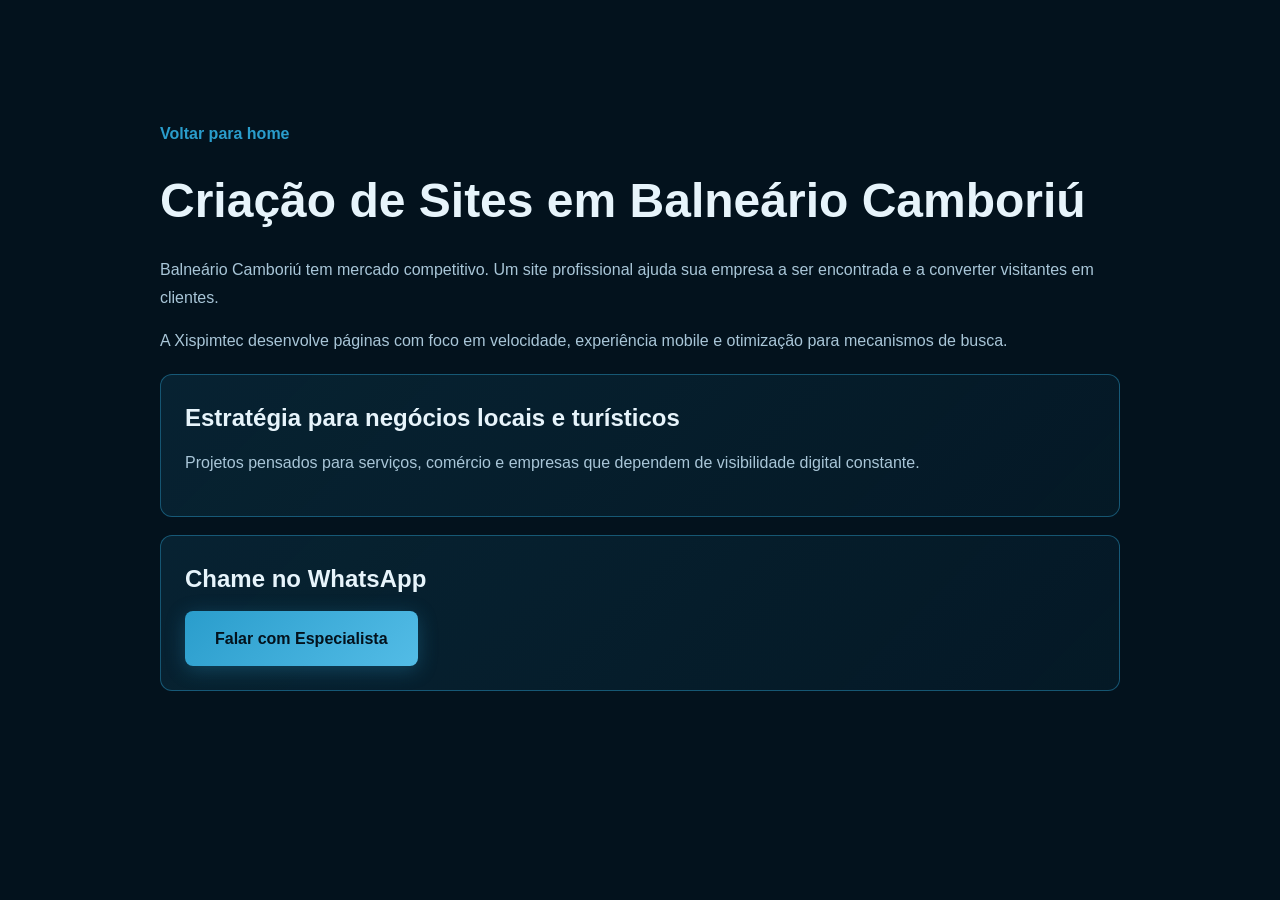
<file: criacao-de-sites-balneario-camboriu.html>
<!DOCTYPE html>
<html lang="pt-BR">
<head>
    <meta charset="UTF-8">
    <meta name="viewport" content="width=device-width, initial-scale=1.0">
    <title>Criação de Sites em Balneário Camboriú | Xispimtec</title>
    <meta name="description" content="Criação de sites em Balneário Camboriú com design profissional e SEO para empresas que querem vender mais.">
    <meta name="robots" content="index, follow, max-image-preview:large">
    <link rel="canonical" href="https://xispimtec.com.br/criacao-de-sites-balneario-camboriu.html">
    <meta property="og:type" content="article">
    <meta property="og:title" content="Criação de Sites em Balneário Camboriú | Xispimtec">
    <meta property="og:description" content="Desenvolvimento de sites para empresas de Balneário Camboriú com foco em performance e conversão.">
    <meta property="og:url" content="https://xispimtec.com.br/criacao-de-sites-balneario-camboriu.html">
    <meta property="og:image" content="https://xispimtec.com.br/imagens/logo.jpg">
    <meta name="twitter:card" content="summary_large_image">
    <link rel="manifest" href="/manifest.json">
    <link rel="icon" type="image/svg+xml" href="/favicon.svg">
    <link rel="icon" type="image/jpeg" sizes="192x192" href="/imagens/logo.jpg">
    <link rel="apple-touch-icon" sizes="180x180" href="/imagens/logo.jpg">
    <meta name="theme-color" content="#2DD9D9">
    <link rel="stylesheet" href="styles.css">
    <style>
        .seo-page { padding: 120px 0 80px; background: var(--dark); }
        .seo-page .container { max-width: 1000px; }
        .seo-page h1 { color: var(--text-light); font-size: 48px; margin-bottom: 16px; }
        .seo-page p { color: var(--text-lighter); line-height: 1.8; margin-bottom: 14px; }
        .seo-block { background: linear-gradient(135deg, rgba(42,157,204,0.12), rgba(42,157,204,0.05)); border: 1px solid rgba(42,157,204,0.45); border-radius: 12px; padding: 24px; margin-top: 18px; }
        .seo-block h2 { color: var(--text-light); margin-bottom: 12px; }
        @media (max-width: 768px) { .seo-page h1 { font-size: 34px; } }
    </style>
</head>
<body>
    <main class="seo-page">
        <div class="container">
            <p><a href="/" class="contact-link">Voltar para home</a></p>
            <h1>Criação de Sites em Balneário Camboriú</h1>
            <p>Balneário Camboriú tem mercado competitivo. Um site profissional ajuda sua empresa a ser encontrada e a converter visitantes em clientes.</p>
            <p>A Xispimtec desenvolve páginas com foco em velocidade, experiência mobile e otimização para mecanismos de busca.</p>
            <section class="seo-block">
                <h2>Estratégia para negócios locais e turísticos</h2>
                <p>Projetos pensados para serviços, comércio e empresas que dependem de visibilidade digital constante.</p>
            </section>
            <section class="seo-block">
                <h2>Chame no WhatsApp</h2>
                <a class="btn btn-primary" href="https://wa.me/5547992505922?text=Olá%20Xispimtec!%20Quero%20um%20site%20para%20minha%20empresa%20em%20Balneário%20Camboriú" target="_blank" rel="noopener noreferrer">Falar com Especialista</a>
            </section>
        </div>
    </main>
</body>
</html>
</file>
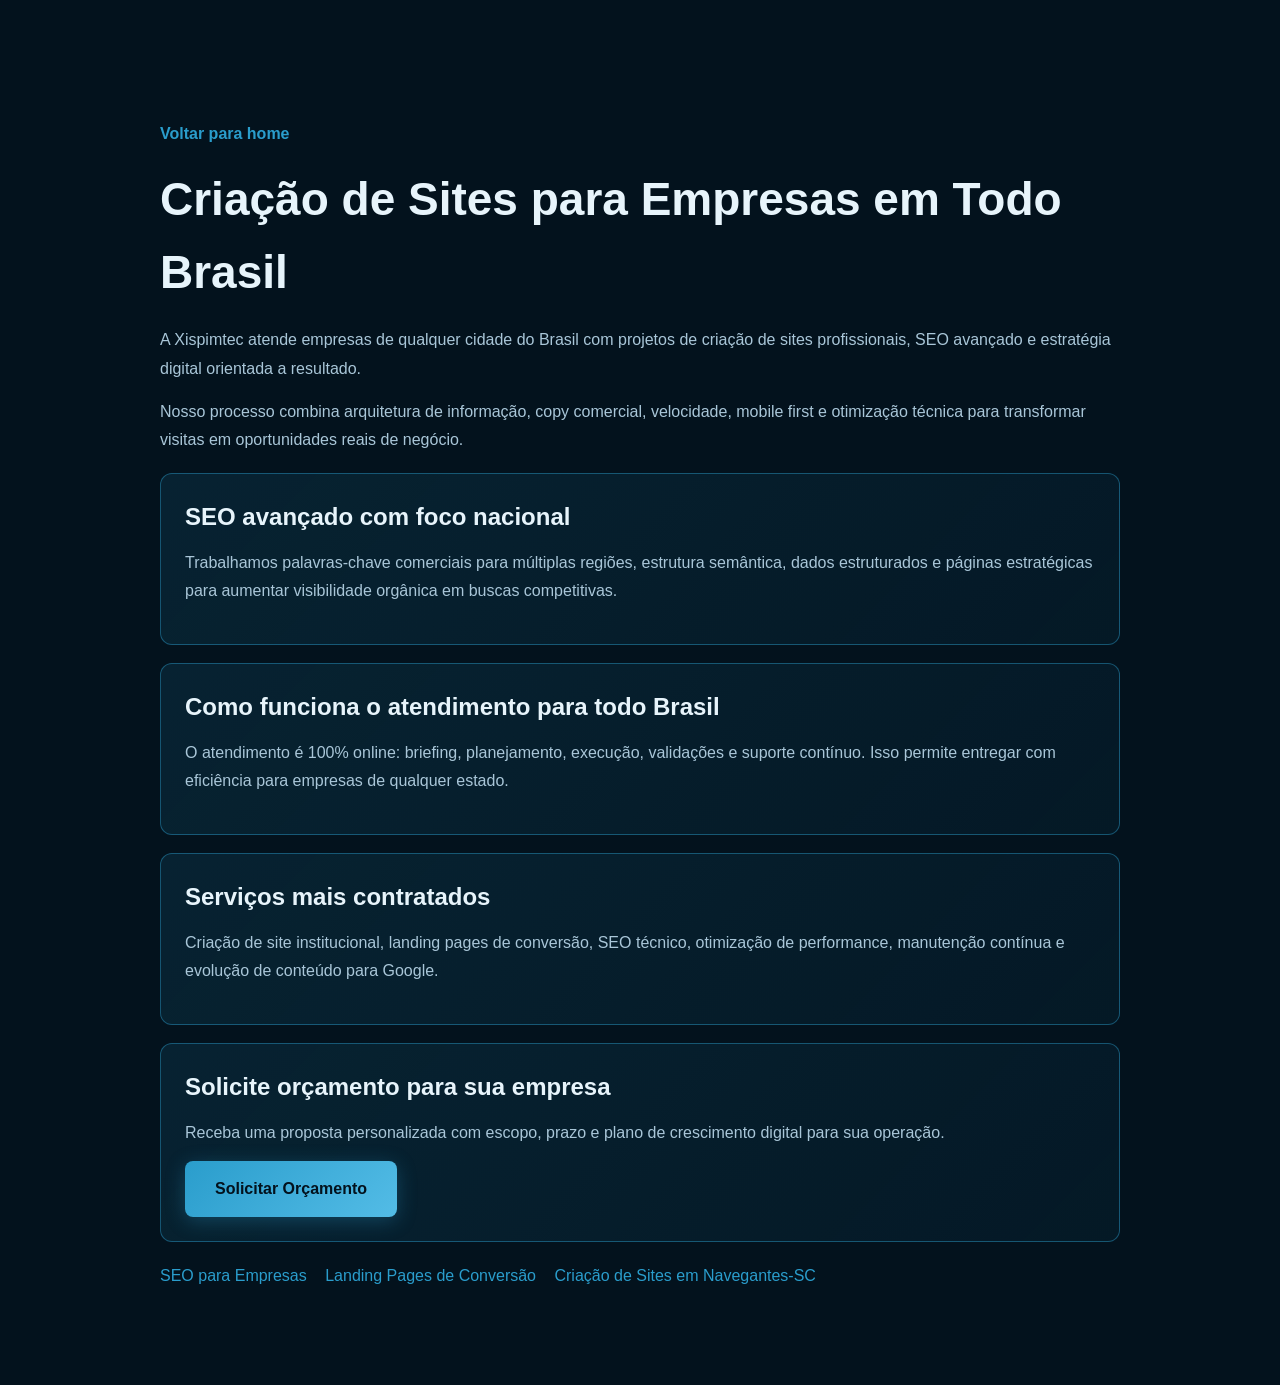
<file: criacao-de-sites-brasil.html>
<!DOCTYPE html>
<html lang="pt-BR">
<head>
    <meta charset="UTF-8">
    <meta name="viewport" content="width=device-width, initial-scale=1.0">
    <title>Criação de Sites para Todo Brasil | SEO Avançado para Empresas | Xispimtec</title>
    <meta name="description" content="Criação de sites para empresas em todo o Brasil com SEO avançado, alta performance e foco em geração de leads e vendas.">
    <meta name="keywords" content="criação de sites brasil, seo avançado brasil, agência digital brasil, site para empresa, desenvolvimento web profissional">
    <meta name="robots" content="index, follow, max-image-preview:large, max-snippet:-1, max-video-preview:-1">
    <meta name="author" content="Xispimtec">
    <link rel="canonical" href="https://xispimtec.com.br/criacao-de-sites-brasil.html">
    <link rel="alternate" href="https://xispimtec.com.br/criacao-de-sites-brasil.html" hreflang="pt-BR">
    <link rel="alternate" href="https://xispimtec.com.br/criacao-de-sites-brasil.html" hreflang="x-default">

    <meta property="og:type" content="article">
    <meta property="og:title" content="Criação de Sites para Todo Brasil | Xispimtec">
    <meta property="og:description" content="Soluções web com SEO avançado para empresas de qualquer estado do Brasil.">
    <meta property="og:url" content="https://xispimtec.com.br/criacao-de-sites-brasil.html">
    <meta property="og:image" content="https://xispimtec.com.br/imagens/logo.jpg">
    <meta property="og:locale" content="pt_BR">
    <meta name="twitter:card" content="summary_large_image">
    <meta name="twitter:title" content="Criação de Sites para Todo Brasil | Xispimtec">
    <meta name="twitter:description" content="SEO avançado e sites profissionais para empresas de todo o Brasil.">
    <meta name="twitter:image" content="https://xispimtec.com.br/imagens/logo.jpg">

    <link rel="manifest" href="/manifest.json">
    <link rel="icon" type="image/svg+xml" href="/favicon.svg">
    <link rel="icon" type="image/jpeg" sizes="192x192" href="/imagens/logo.jpg">
    <link rel="apple-touch-icon" sizes="180x180" href="/imagens/logo.jpg">
    <meta name="theme-color" content="#2DD9D9">

    <link rel="stylesheet" href="styles.css">
    <style>
        .seo-page { padding: 120px 0 80px; background: var(--dark); }
        .seo-page .container { max-width: 1000px; }
        .seo-page h1 { color: var(--text-light); font-size: 46px; margin-bottom: 16px; }
        .seo-page p { color: var(--text-lighter); line-height: 1.8; margin-bottom: 14px; }
        .seo-block { background: linear-gradient(135deg, rgba(42,157,204,0.12), rgba(42,157,204,0.05)); border: 1px solid rgba(42,157,204,0.45); border-radius: 12px; padding: 24px; margin-top: 18px; }
        .seo-block h2 { color: var(--text-light); margin-bottom: 12px; }
        .seo-links a { color: var(--primary); text-decoration: none; margin-right: 14px; }
        @media (max-width: 768px) { .seo-page h1 { font-size: 32px; } }
    </style>

    <script type="application/ld+json">
    {
      "@context": "https://schema.org",
      "@type": "Service",
      "name": "Criação de Sites para Todo Brasil",
      "serviceType": "Desenvolvimento de sites profissionais com SEO avançado",
      "provider": {
        "@type": "Organization",
        "name": "Xispimtec",
        "url": "https://xispimtec.com.br/",
        "email": "grupoxispim@gmail.com",
        "telephone": "+55-47-99250-5922"
      },
      "areaServed": {
        "@type": "Country",
        "name": "Brasil"
      },
      "availableLanguage": ["pt-BR"],
      "audience": {
        "@type": "BusinessAudience",
        "audienceType": "Pequenas e médias empresas"
      }
    }
    </script>
    <script type="application/ld+json">
    {
      "@context": "https://schema.org",
      "@type": "BreadcrumbList",
      "itemListElement": [
        {
          "@type": "ListItem",
          "position": 1,
          "name": "Início",
          "item": "https://xispimtec.com.br/"
        },
        {
          "@type": "ListItem",
          "position": 2,
          "name": "Criação de Sites para Todo Brasil",
          "item": "https://xispimtec.com.br/criacao-de-sites-brasil.html"
        }
      ]
    }
    </script>
</head>
<body>
    <main class="seo-page">
        <div class="container">
            <p><a href="/" class="contact-link">Voltar para home</a></p>
            <h1>Criação de Sites para Empresas em Todo Brasil</h1>
            <p>A Xispimtec atende empresas de qualquer cidade do Brasil com projetos de criação de sites profissionais, SEO avançado e estratégia digital orientada a resultado.</p>
            <p>Nosso processo combina arquitetura de informação, copy comercial, velocidade, mobile first e otimização técnica para transformar visitas em oportunidades reais de negócio.</p>

            <section class="seo-block">
                <h2>SEO avançado com foco nacional</h2>
                <p>Trabalhamos palavras-chave comerciais para múltiplas regiões, estrutura semântica, dados estruturados e páginas estratégicas para aumentar visibilidade orgânica em buscas competitivas.</p>
            </section>

            <section class="seo-block">
                <h2>Como funciona o atendimento para todo Brasil</h2>
                <p>O atendimento é 100% online: briefing, planejamento, execução, validações e suporte contínuo. Isso permite entregar com eficiência para empresas de qualquer estado.</p>
            </section>

            <section class="seo-block">
                <h2>Serviços mais contratados</h2>
                <p>Criação de site institucional, landing pages de conversão, SEO técnico, otimização de performance, manutenção contínua e evolução de conteúdo para Google.</p>
            </section>

            <section class="seo-block">
                <h2>Solicite orçamento para sua empresa</h2>
                <p>Receba uma proposta personalizada com escopo, prazo e plano de crescimento digital para sua operação.</p>
                <a class="btn btn-primary" href="https://wa.me/5547992505922?text=Olá%20Xispimtec!%20Quero%20um%20site%20profissional%20com%20SEO%20avançado%20para%20minha%20empresa" target="_blank" rel="noopener noreferrer">Solicitar Orçamento</a>
            </section>

            <p class="seo-links" style="margin-top:20px;">
                <a href="/seo-para-empresas.html">SEO para Empresas</a>
                <a href="/landing-pages-conversao.html">Landing Pages de Conversão</a>
                <a href="/criacao-de-sites-navegantes.html">Criação de Sites em Navegantes-SC</a>
            </p>
        </div>
    </main>
</body>
</html>
</file>
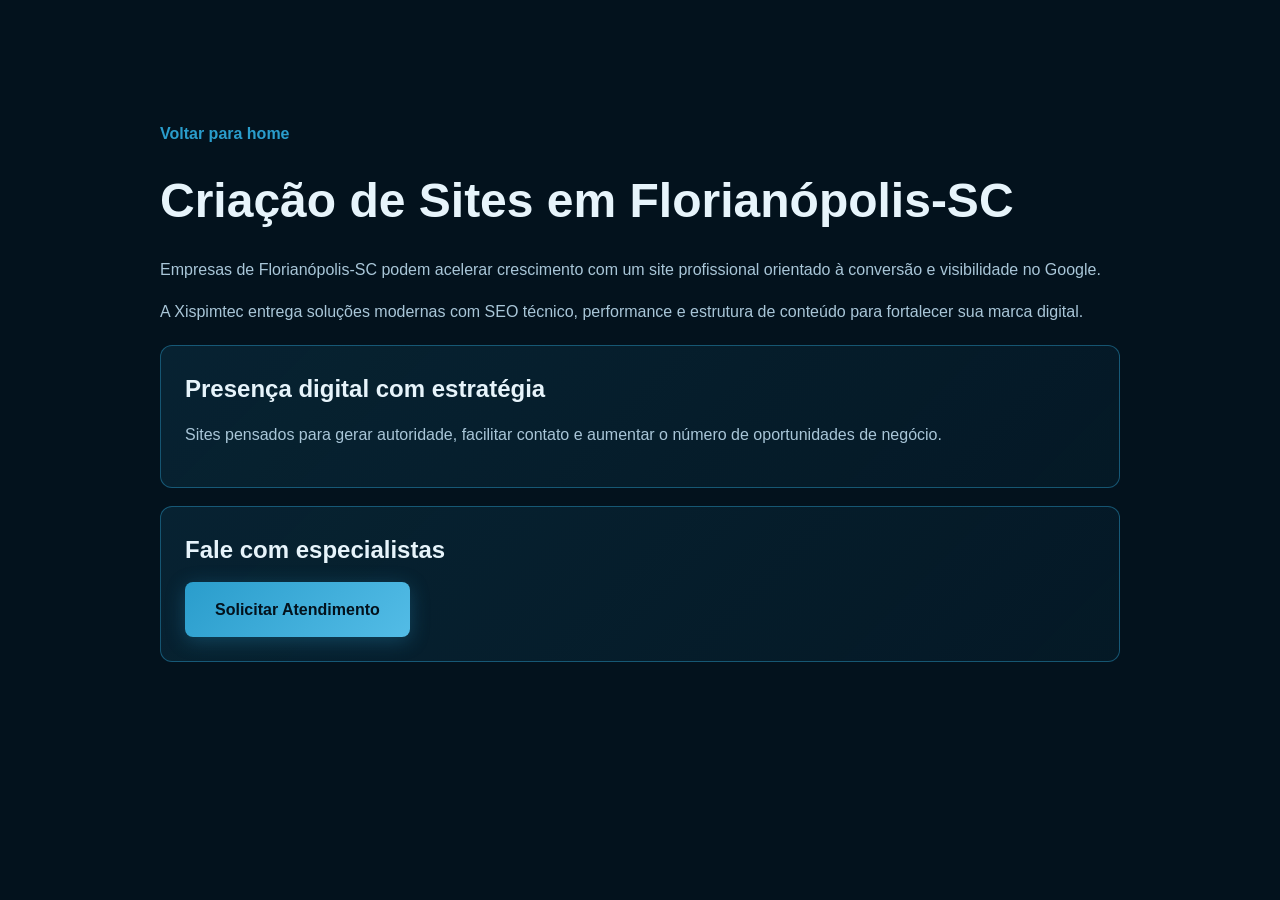
<file: criacao-de-sites-florianopolis.html>
<!DOCTYPE html>
<html lang="pt-BR">
<head>
    <meta charset="UTF-8">
    <meta name="viewport" content="width=device-width, initial-scale=1.0">
    <title>Criação de Sites em Florianópolis-SC | Xispimtec</title>
    <meta name="description" content="Criação de sites em Florianópolis-SC com design profissional, SEO e foco em resultados comerciais.">
    <meta name="robots" content="index, follow, max-image-preview:large">
    <link rel="canonical" href="https://xispimtec.com.br/criacao-de-sites-florianopolis.html">
    <meta property="og:type" content="article">
    <meta property="og:title" content="Criação de Sites em Florianópolis-SC | Xispimtec">
    <meta property="og:description" content="Sites profissionais em Florianópolis para empresas que querem aparecer melhor no Google.">
    <meta property="og:url" content="https://xispimtec.com.br/criacao-de-sites-florianopolis.html">
    <meta property="og:image" content="https://xispimtec.com.br/imagens/logo.jpg">
    <meta name="twitter:card" content="summary_large_image">
    <link rel="manifest" href="/manifest.json">
    <link rel="icon" type="image/svg+xml" href="/favicon.svg">
    <link rel="icon" type="image/jpeg" sizes="192x192" href="/imagens/logo.jpg">
    <link rel="apple-touch-icon" sizes="180x180" href="/imagens/logo.jpg">
    <meta name="theme-color" content="#2DD9D9">
    <link rel="stylesheet" href="styles.css">
    <style>
        .seo-page { padding: 120px 0 80px; background: var(--dark); }
        .seo-page .container { max-width: 1000px; }
        .seo-page h1 { color: var(--text-light); font-size: 48px; margin-bottom: 16px; }
        .seo-page p { color: var(--text-lighter); line-height: 1.8; margin-bottom: 14px; }
        .seo-block { background: linear-gradient(135deg, rgba(42,157,204,0.12), rgba(42,157,204,0.05)); border: 1px solid rgba(42,157,204,0.45); border-radius: 12px; padding: 24px; margin-top: 18px; }
        .seo-block h2 { color: var(--text-light); margin-bottom: 12px; }
        @media (max-width: 768px) { .seo-page h1 { font-size: 34px; } }
    </style>
</head>
<body>
    <main class="seo-page">
        <div class="container">
            <p><a href="/" class="contact-link">Voltar para home</a></p>
            <h1>Criação de Sites em Florianópolis-SC</h1>
            <p>Empresas de Florianópolis-SC podem acelerar crescimento com um site profissional orientado à conversão e visibilidade no Google.</p>
            <p>A Xispimtec entrega soluções modernas com SEO técnico, performance e estrutura de conteúdo para fortalecer sua marca digital.</p>
            <section class="seo-block">
                <h2>Presença digital com estratégia</h2>
                <p>Sites pensados para gerar autoridade, facilitar contato e aumentar o número de oportunidades de negócio.</p>
            </section>
            <section class="seo-block">
                <h2>Fale com especialistas</h2>
                <a class="btn btn-primary" href="https://wa.me/5547992505922?text=Olá%20Xispimtec!%20Quero%20criar%20um%20site%20em%20Florianópolis-SC" target="_blank" rel="noopener noreferrer">Solicitar Atendimento</a>
            </section>
        </div>
    </main>
</body>
</html>
</file>
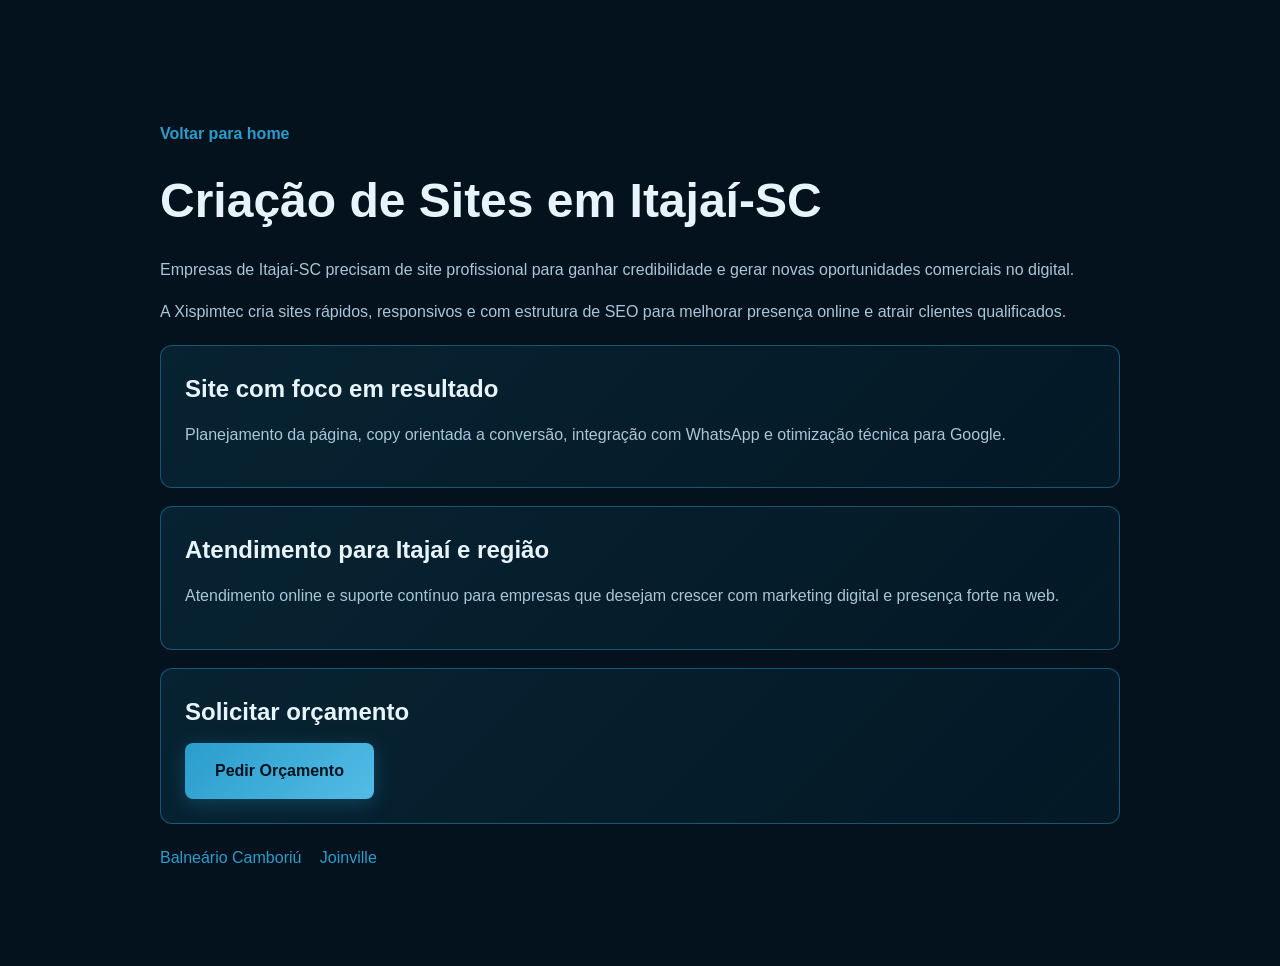
<file: criacao-de-sites-itajai.html>
<!DOCTYPE html>
<html lang="pt-BR">
<head>
    <meta charset="UTF-8">
    <meta name="viewport" content="width=device-width, initial-scale=1.0">
    <title>Criação de Sites em Itajaí-SC | Xispimtec</title>
    <meta name="description" content="Criação de sites em Itajaí-SC com foco em performance, SEO e geração de clientes. Conheça as soluções da Xispimtec.">
    <meta name="robots" content="index, follow, max-image-preview:large">
    <link rel="canonical" href="https://xispimtec.com.br/criacao-de-sites-itajai.html">
    <meta property="og:type" content="article">
    <meta property="og:title" content="Criação de Sites em Itajaí-SC | Xispimtec">
    <meta property="og:description" content="Sites profissionais em Itajaí-SC para empresas que querem vender mais com presença digital forte.">
    <meta property="og:url" content="https://xispimtec.com.br/criacao-de-sites-itajai.html">
    <meta property="og:image" content="https://xispimtec.com.br/imagens/logo.jpg">
    <meta name="twitter:card" content="summary_large_image">
    <link rel="manifest" href="/manifest.json">
    <link rel="icon" type="image/svg+xml" href="/favicon.svg">
    <link rel="icon" type="image/jpeg" sizes="192x192" href="/imagens/logo.jpg">
    <link rel="apple-touch-icon" sizes="180x180" href="/imagens/logo.jpg">
    <meta name="theme-color" content="#2DD9D9">
    <link rel="stylesheet" href="styles.css">
    <style>
        .seo-page { padding: 120px 0 80px; background: var(--dark); }
        .seo-page .container { max-width: 1000px; }
        .seo-page h1 { color: var(--text-light); font-size: 48px; margin-bottom: 16px; }
        .seo-page p { color: var(--text-lighter); line-height: 1.8; margin-bottom: 14px; }
        .seo-block { background: linear-gradient(135deg, rgba(42,157,204,0.12), rgba(42,157,204,0.05)); border: 1px solid rgba(42,157,204,0.45); border-radius: 12px; padding: 24px; margin-top: 18px; }
        .seo-block h2 { color: var(--text-light); margin-bottom: 12px; }
        .seo-links a { color: var(--primary); text-decoration: none; margin-right: 14px; }
        @media (max-width: 768px) { .seo-page h1 { font-size: 34px; } }
    </style>
    <script type="application/ld+json">
    {
      "@context": "https://schema.org",
      "@type": "Service",
      "name": "Criação de Sites em Itajaí-SC",
      "provider": {"@type": "Organization", "name": "Xispimtec", "url": "https://xispimtec.com.br/"},
      "areaServed": "Itajaí, SC",
      "serviceType": "Desenvolvimento de sites profissionais"
    }
    </script>
</head>
<body>
    <main class="seo-page">
        <div class="container">
            <p><a href="/" class="contact-link">Voltar para home</a></p>
            <h1>Criação de Sites em Itajaí-SC</h1>
            <p>Empresas de Itajaí-SC precisam de site profissional para ganhar credibilidade e gerar novas oportunidades comerciais no digital.</p>
            <p>A Xispimtec cria sites rápidos, responsivos e com estrutura de SEO para melhorar presença online e atrair clientes qualificados.</p>

            <section class="seo-block">
                <h2>Site com foco em resultado</h2>
                <p>Planejamento da página, copy orientada a conversão, integração com WhatsApp e otimização técnica para Google.</p>
            </section>

            <section class="seo-block">
                <h2>Atendimento para Itajaí e região</h2>
                <p>Atendimento online e suporte contínuo para empresas que desejam crescer com marketing digital e presença forte na web.</p>
            </section>

            <section class="seo-block">
                <h2>Solicitar orçamento</h2>
                <a class="btn btn-primary" href="https://wa.me/5547992505922?text=Olá%20Xispimtec!%20Quero%20orçamento%20para%20site%20em%20Itajaí-SC" target="_blank" rel="noopener noreferrer">Pedir Orçamento</a>
            </section>

            <p class="seo-links" style="margin-top:20px;">
                <a href="/criacao-de-sites-balneario-camboriu.html">Balneário Camboriú</a>
                <a href="/criacao-de-sites-joinville.html">Joinville</a>
            </p>
        </div>
    </main>
</body>
</html>
</file>
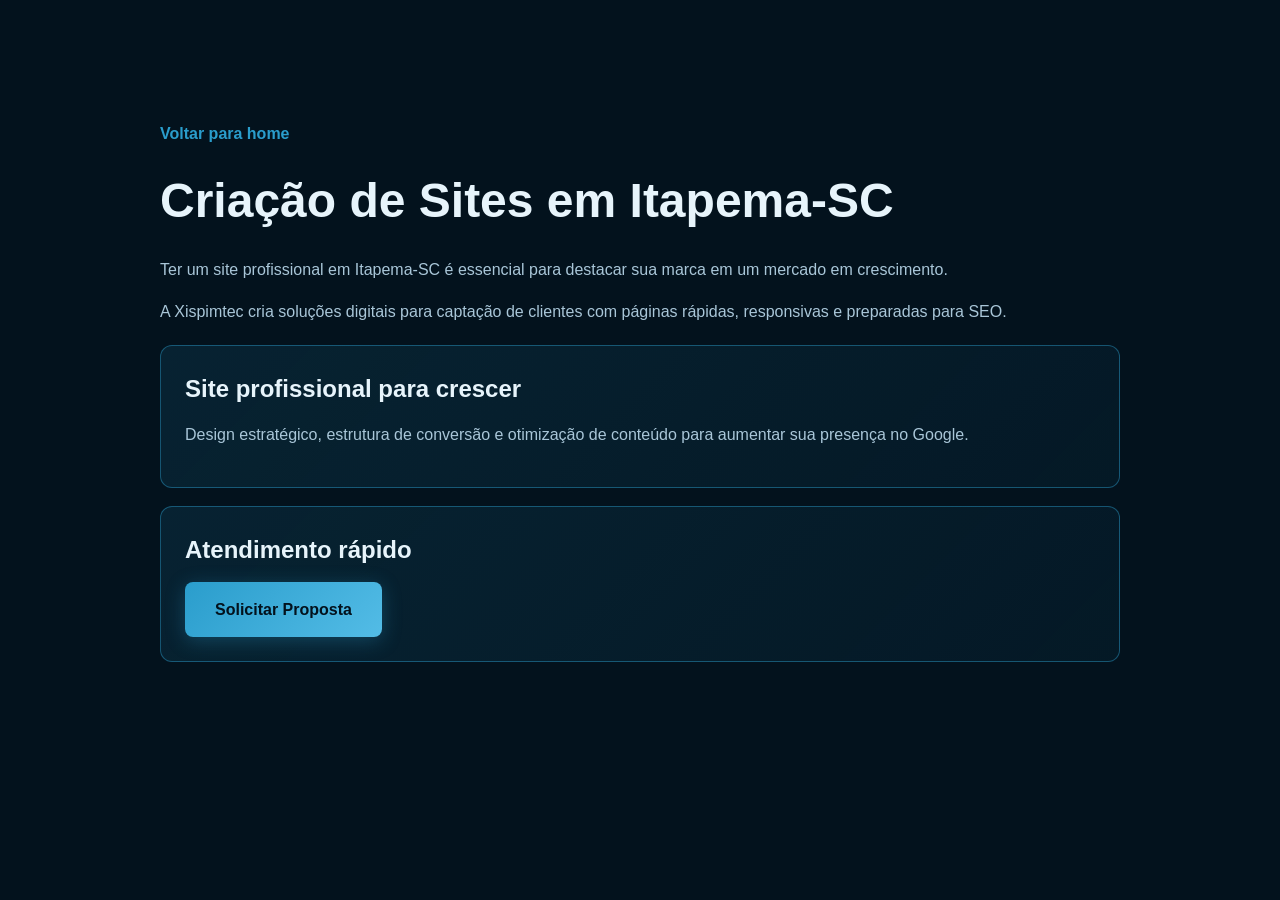
<file: criacao-de-sites-itapema.html>
<!DOCTYPE html>
<html lang="pt-BR">
<head>
    <meta charset="UTF-8">
    <meta name="viewport" content="width=device-width, initial-scale=1.0">
    <title>Criação de Sites em Itapema-SC | Xispimtec</title>
    <meta name="description" content="Criação de sites em Itapema-SC para empresas que buscam presença digital forte, SEO e geração de leads.">
    <meta name="robots" content="index, follow, max-image-preview:large">
    <link rel="canonical" href="https://xispimtec.com.br/criacao-de-sites-itapema.html">
    <meta property="og:type" content="article">
    <meta property="og:title" content="Criação de Sites em Itapema-SC | Xispimtec">
    <meta property="og:description" content="Sites estratégicos para negócios em Itapema com foco em resultados no Google.">
    <meta property="og:url" content="https://xispimtec.com.br/criacao-de-sites-itapema.html">
    <meta property="og:image" content="https://xispimtec.com.br/imagens/logo.jpg">
    <meta name="twitter:card" content="summary_large_image">
    <link rel="manifest" href="/manifest.json">
    <link rel="icon" type="image/svg+xml" href="/favicon.svg">
    <link rel="icon" type="image/jpeg" sizes="192x192" href="/imagens/logo.jpg">
    <link rel="apple-touch-icon" sizes="180x180" href="/imagens/logo.jpg">
    <meta name="theme-color" content="#2DD9D9">
    <link rel="stylesheet" href="styles.css">
    <style>
        .seo-page { padding: 120px 0 80px; background: var(--dark); }
        .seo-page .container { max-width: 1000px; }
        .seo-page h1 { color: var(--text-light); font-size: 48px; margin-bottom: 16px; }
        .seo-page p { color: var(--text-lighter); line-height: 1.8; margin-bottom: 14px; }
        .seo-block { background: linear-gradient(135deg, rgba(42,157,204,0.12), rgba(42,157,204,0.05)); border: 1px solid rgba(42,157,204,0.45); border-radius: 12px; padding: 24px; margin-top: 18px; }
        .seo-block h2 { color: var(--text-light); margin-bottom: 12px; }
        @media (max-width: 768px) { .seo-page h1 { font-size: 34px; } }
    </style>
</head>
<body>
    <main class="seo-page">
        <div class="container">
            <p><a href="/" class="contact-link">Voltar para home</a></p>
            <h1>Criação de Sites em Itapema-SC</h1>
            <p>Ter um site profissional em Itapema-SC é essencial para destacar sua marca em um mercado em crescimento.</p>
            <p>A Xispimtec cria soluções digitais para captação de clientes com páginas rápidas, responsivas e preparadas para SEO.</p>
            <section class="seo-block">
                <h2>Site profissional para crescer</h2>
                <p>Design estratégico, estrutura de conversão e otimização de conteúdo para aumentar sua presença no Google.</p>
            </section>
            <section class="seo-block">
                <h2>Atendimento rápido</h2>
                <a class="btn btn-primary" href="https://wa.me/5547992505922?text=Olá%20Xispimtec!%20Quero%20criar%20um%20site%20em%20Itapema-SC" target="_blank" rel="noopener noreferrer">Solicitar Proposta</a>
            </section>
        </div>
    </main>
</body>
</html>
</file>
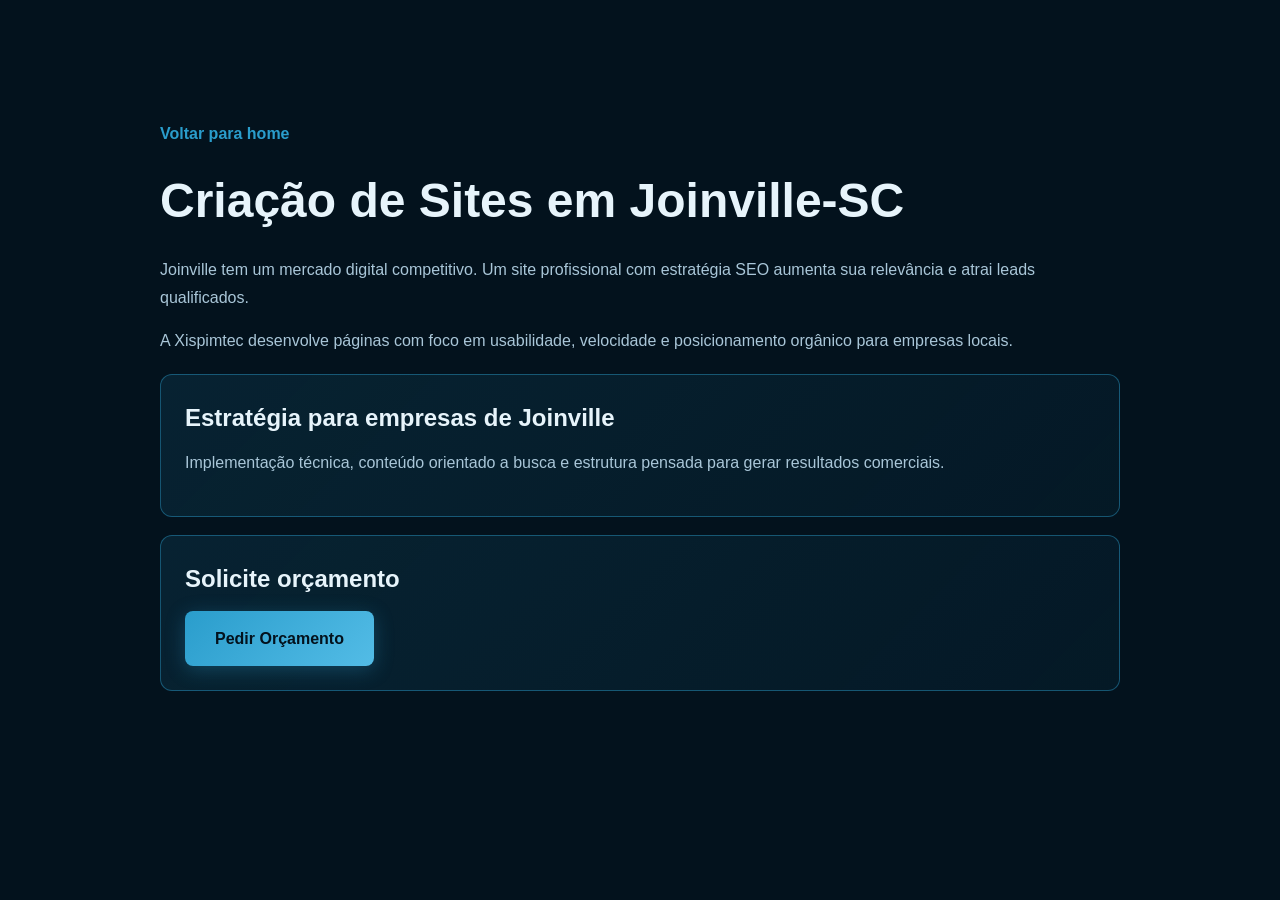
<file: criacao-de-sites-joinville.html>
<!DOCTYPE html>
<html lang="pt-BR">
<head>
    <meta charset="UTF-8">
    <meta name="viewport" content="width=device-width, initial-scale=1.0">
    <title>Criação de Sites em Joinville-SC | Xispimtec</title>
    <meta name="description" content="Criação de sites em Joinville-SC para empresas que querem aumentar autoridade digital e gerar mais vendas online.">
    <meta name="robots" content="index, follow, max-image-preview:large">
    <link rel="canonical" href="https://xispimtec.com.br/criacao-de-sites-joinville.html">
    <meta property="og:type" content="article">
    <meta property="og:title" content="Criação de Sites em Joinville-SC | Xispimtec">
    <meta property="og:description" content="Desenvolvimento de sites em Joinville-SC com foco em SEO e performance.">
    <meta property="og:url" content="https://xispimtec.com.br/criacao-de-sites-joinville.html">
    <meta property="og:image" content="https://xispimtec.com.br/imagens/logo.jpg">
    <meta name="twitter:card" content="summary_large_image">
    <link rel="manifest" href="/manifest.json">
    <link rel="icon" type="image/svg+xml" href="/favicon.svg">
    <link rel="icon" type="image/jpeg" sizes="192x192" href="/imagens/logo.jpg">
    <link rel="apple-touch-icon" sizes="180x180" href="/imagens/logo.jpg">
    <meta name="theme-color" content="#2DD9D9">
    <link rel="stylesheet" href="styles.css">
    <style>
        .seo-page { padding: 120px 0 80px; background: var(--dark); }
        .seo-page .container { max-width: 1000px; }
        .seo-page h1 { color: var(--text-light); font-size: 48px; margin-bottom: 16px; }
        .seo-page p { color: var(--text-lighter); line-height: 1.8; margin-bottom: 14px; }
        .seo-block { background: linear-gradient(135deg, rgba(42,157,204,0.12), rgba(42,157,204,0.05)); border: 1px solid rgba(42,157,204,0.45); border-radius: 12px; padding: 24px; margin-top: 18px; }
        .seo-block h2 { color: var(--text-light); margin-bottom: 12px; }
        @media (max-width: 768px) { .seo-page h1 { font-size: 34px; } }
    </style>
</head>
<body>
    <main class="seo-page">
        <div class="container">
            <p><a href="/" class="contact-link">Voltar para home</a></p>
            <h1>Criação de Sites em Joinville-SC</h1>
            <p>Joinville tem um mercado digital competitivo. Um site profissional com estratégia SEO aumenta sua relevância e atrai leads qualificados.</p>
            <p>A Xispimtec desenvolve páginas com foco em usabilidade, velocidade e posicionamento orgânico para empresas locais.</p>
            <section class="seo-block">
                <h2>Estratégia para empresas de Joinville</h2>
                <p>Implementação técnica, conteúdo orientado a busca e estrutura pensada para gerar resultados comerciais.</p>
            </section>
            <section class="seo-block">
                <h2>Solicite orçamento</h2>
                <a class="btn btn-primary" href="https://wa.me/5547992505922?text=Olá%20Xispimtec!%20Quero%20orçamento%20para%20site%20em%20Joinville-SC" target="_blank" rel="noopener noreferrer">Pedir Orçamento</a>
            </section>
        </div>
    </main>
</body>
</html>
</file>
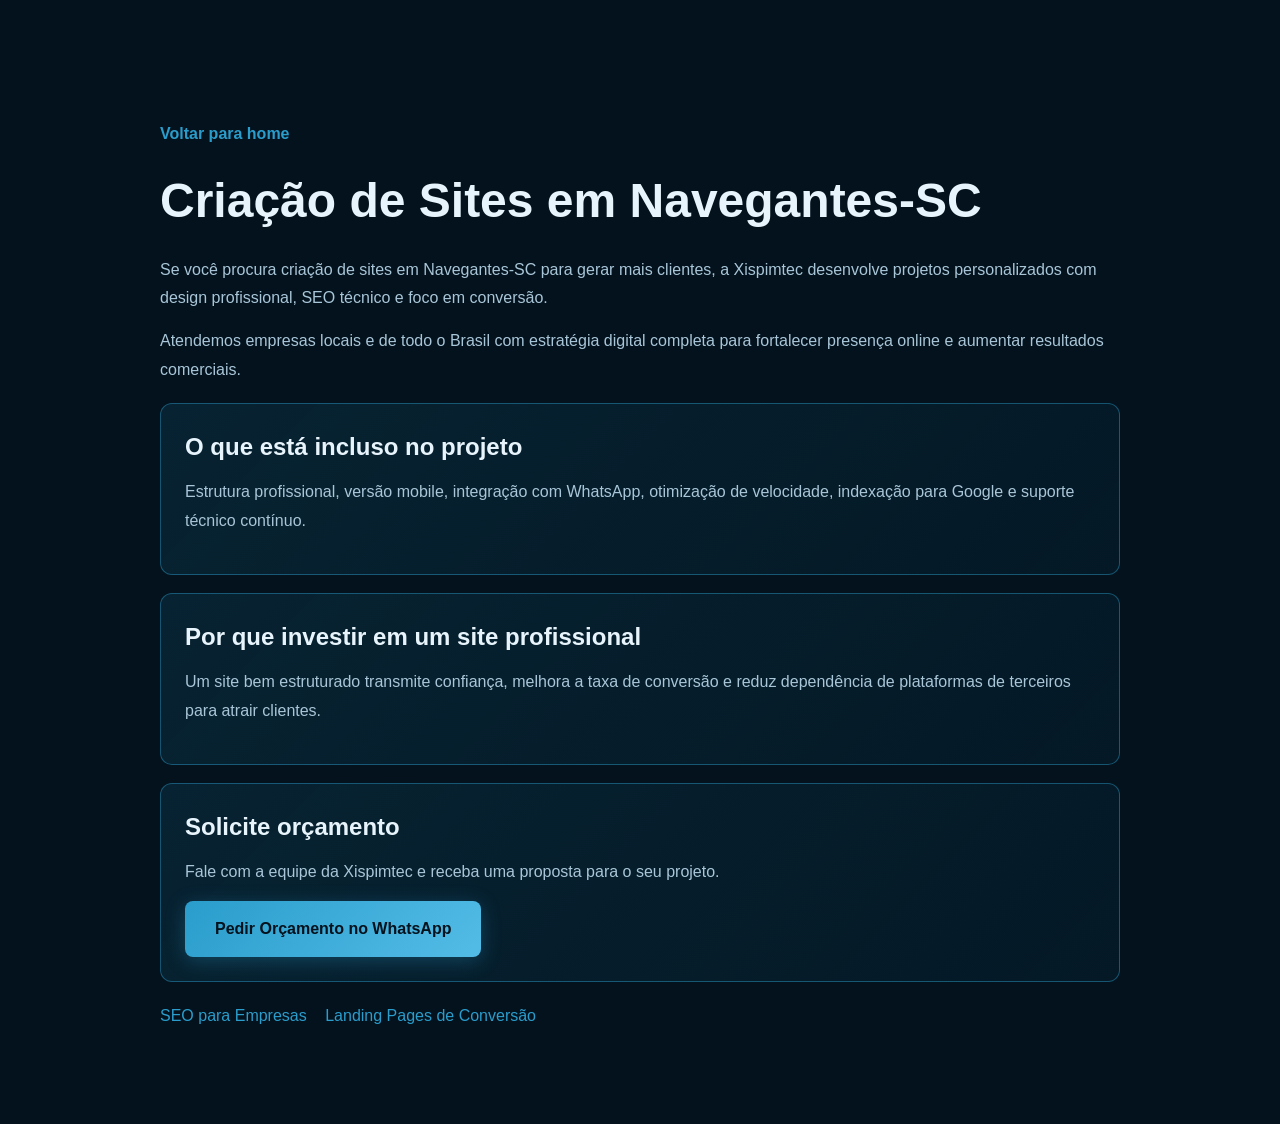
<file: criacao-de-sites-navegantes.html>
<!DOCTYPE html>
<html lang="pt-BR">
<head>
    <meta charset="UTF-8">
    <meta name="viewport" content="width=device-width, initial-scale=1.0">
    <title>Criação de Sites em Navegantes-SC | Xispimtec</title>
    <meta name="description" content="Criação de sites em Navegantes-SC com foco em conversão, velocidade e SEO. Solicite orçamento com a Xispimtec.">
    <meta name="robots" content="index, follow, max-image-preview:large">
    <link rel="canonical" href="https://xispimtec.com.br/criacao-de-sites-navegantes.html">
    <meta property="og:type" content="article">
    <meta property="og:title" content="Criação de Sites em Navegantes-SC | Xispimtec">
    <meta property="og:description" content="Sites profissionais para empresas de Navegantes-SC e região com estratégia digital completa.">
    <meta property="og:url" content="https://xispimtec.com.br/criacao-de-sites-navegantes.html">
    <meta property="og:image" content="https://xispimtec.com.br/imagens/logo.jpg">
    <meta name="twitter:card" content="summary_large_image">
    <link rel="manifest" href="/manifest.json">
    <link rel="icon" type="image/svg+xml" href="/favicon.svg">
    <link rel="icon" type="image/jpeg" sizes="192x192" href="/imagens/logo.jpg">
    <link rel="apple-touch-icon" sizes="180x180" href="/imagens/logo.jpg">
    <meta name="theme-color" content="#2DD9D9">
    <link rel="stylesheet" href="styles.css">
    <style>
        .seo-page { padding: 120px 0 80px; background: var(--dark); }
        .seo-page .container { max-width: 1000px; }
        .seo-page h1 { color: var(--text-light); font-size: 48px; margin-bottom: 16px; }
        .seo-page p { color: var(--text-lighter); line-height: 1.8; margin-bottom: 14px; }
        .seo-block { background: linear-gradient(135deg, rgba(42,157,204,0.12), rgba(42,157,204,0.05)); border: 1px solid rgba(42,157,204,0.45); border-radius: 12px; padding: 24px; margin-top: 18px; }
        .seo-block h2 { color: var(--text-light); margin-bottom: 12px; }
        .seo-links a { color: var(--primary); text-decoration: none; margin-right: 14px; }
        @media (max-width: 768px) { .seo-page h1 { font-size: 34px; } }
    </style>
    <script type="application/ld+json">
    {
      "@context": "https://schema.org",
      "@type": "Service",
      "name": "Criação de Sites em Navegantes-SC",
      "provider": {"@type": "Organization", "name": "Xispimtec", "url": "https://xispimtec.com.br/"},
      "areaServed": "Navegantes, SC",
      "serviceType": "Desenvolvimento de sites profissionais"
    }
    </script>
</head>
<body>
    <main class="seo-page">
        <div class="container">
            <p><a href="/" class="contact-link">Voltar para home</a></p>
            <h1>Criação de Sites em Navegantes-SC</h1>
            <p>Se você procura criação de sites em Navegantes-SC para gerar mais clientes, a Xispimtec desenvolve projetos personalizados com design profissional, SEO técnico e foco em conversão.</p>
            <p>Atendemos empresas locais e de todo o Brasil com estratégia digital completa para fortalecer presença online e aumentar resultados comerciais.</p>

            <section class="seo-block">
                <h2>O que está incluso no projeto</h2>
                <p>Estrutura profissional, versão mobile, integração com WhatsApp, otimização de velocidade, indexação para Google e suporte técnico contínuo.</p>
            </section>

            <section class="seo-block">
                <h2>Por que investir em um site profissional</h2>
                <p>Um site bem estruturado transmite confiança, melhora a taxa de conversão e reduz dependência de plataformas de terceiros para atrair clientes.</p>
            </section>

            <section class="seo-block">
                <h2>Solicite orçamento</h2>
                <p>Fale com a equipe da Xispimtec e receba uma proposta para o seu projeto.</p>
                <a class="btn btn-primary" href="https://wa.me/5547992505922?text=Olá%20Xispimtec!%20Quero%20orçamento%20para%20criação%20de%20site%20em%20Navegantes-SC" target="_blank" rel="noopener noreferrer">Pedir Orçamento no WhatsApp</a>
            </section>

            <p class="seo-links" style="margin-top:20px;">
                <a href="/seo-para-empresas.html">SEO para Empresas</a>
                <a href="/landing-pages-conversao.html">Landing Pages de Conversão</a>
            </p>
        </div>
    </main>
</body>
</html>
</file>
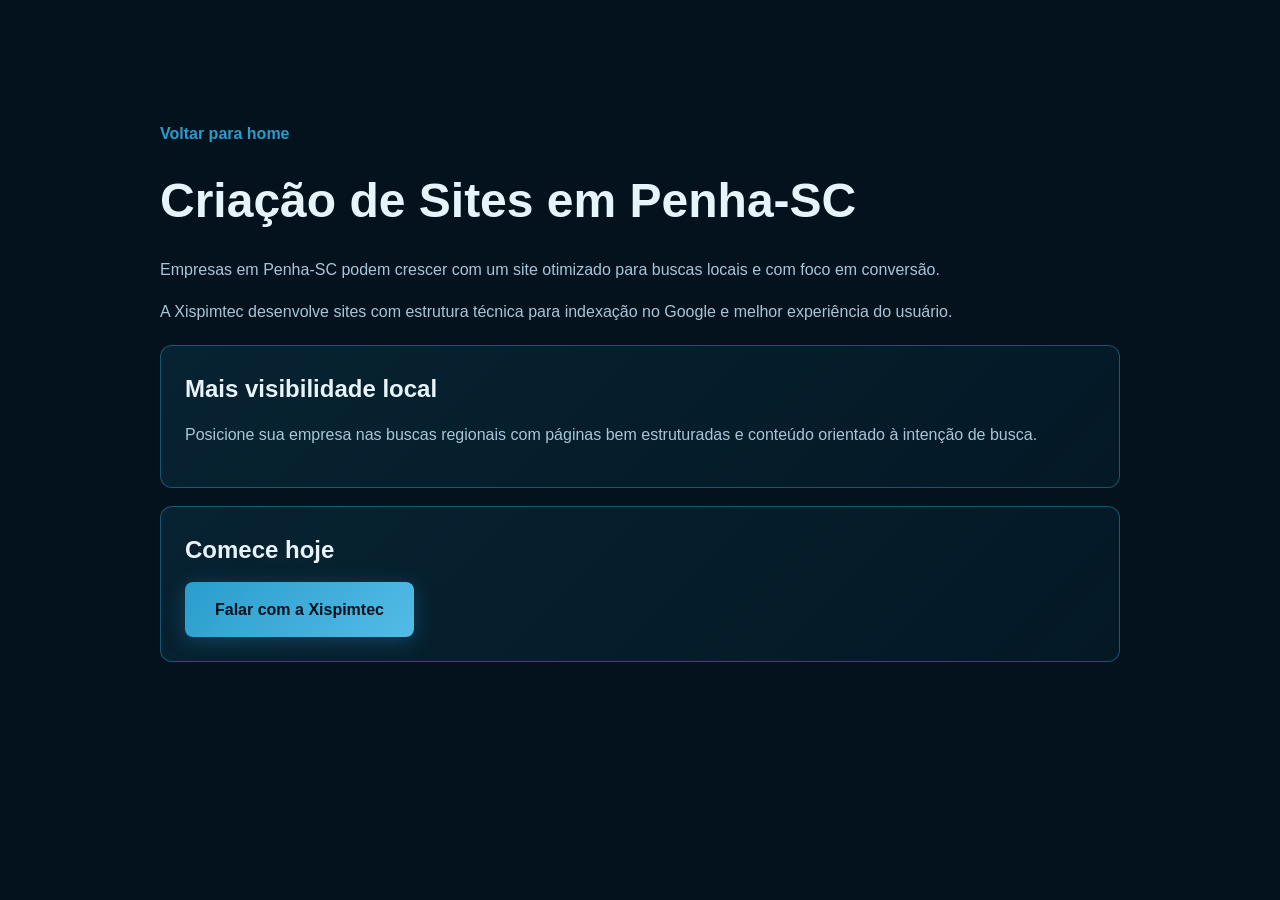
<file: criacao-de-sites-penha.html>
<!DOCTYPE html>
<html lang="pt-BR">
<head>
    <meta charset="UTF-8">
    <meta name="viewport" content="width=device-width, initial-scale=1.0">
    <title>Criação de Sites em Penha-SC | Xispimtec</title>
    <meta name="description" content="Criação de sites em Penha-SC com SEO, performance e estratégia digital para empresas locais.">
    <meta name="robots" content="index, follow, max-image-preview:large">
    <link rel="canonical" href="https://xispimtec.com.br/criacao-de-sites-penha.html">
    <meta property="og:type" content="article">
    <meta property="og:title" content="Criação de Sites em Penha-SC | Xispimtec">
    <meta property="og:description" content="Sites profissionais para empresas de Penha-SC que querem atrair mais clientes pela internet.">
    <meta property="og:url" content="https://xispimtec.com.br/criacao-de-sites-penha.html">
    <meta property="og:image" content="https://xispimtec.com.br/imagens/logo.jpg">
    <meta name="twitter:card" content="summary_large_image">
    <link rel="manifest" href="/manifest.json">
    <link rel="icon" type="image/svg+xml" href="/favicon.svg">
    <link rel="icon" type="image/jpeg" sizes="192x192" href="/imagens/logo.jpg">
    <link rel="apple-touch-icon" sizes="180x180" href="/imagens/logo.jpg">
    <meta name="theme-color" content="#2DD9D9">
    <link rel="stylesheet" href="styles.css">
    <style>
        .seo-page { padding: 120px 0 80px; background: var(--dark); }
        .seo-page .container { max-width: 1000px; }
        .seo-page h1 { color: var(--text-light); font-size: 48px; margin-bottom: 16px; }
        .seo-page p { color: var(--text-lighter); line-height: 1.8; margin-bottom: 14px; }
        .seo-block { background: linear-gradient(135deg, rgba(42,157,204,0.12), rgba(42,157,204,0.05)); border: 1px solid rgba(42,157,204,0.45); border-radius: 12px; padding: 24px; margin-top: 18px; }
        .seo-block h2 { color: var(--text-light); margin-bottom: 12px; }
        @media (max-width: 768px) { .seo-page h1 { font-size: 34px; } }
    </style>
</head>
<body>
    <main class="seo-page">
        <div class="container">
            <p><a href="/" class="contact-link">Voltar para home</a></p>
            <h1>Criação de Sites em Penha-SC</h1>
            <p>Empresas em Penha-SC podem crescer com um site otimizado para buscas locais e com foco em conversão.</p>
            <p>A Xispimtec desenvolve sites com estrutura técnica para indexação no Google e melhor experiência do usuário.</p>
            <section class="seo-block">
                <h2>Mais visibilidade local</h2>
                <p>Posicione sua empresa nas buscas regionais com páginas bem estruturadas e conteúdo orientado à intenção de busca.</p>
            </section>
            <section class="seo-block">
                <h2>Comece hoje</h2>
                <a class="btn btn-primary" href="https://wa.me/5547992505922?text=Olá%20Xispimtec!%20Quero%20um%20site%20para%20minha%20empresa%20em%20Penha-SC" target="_blank" rel="noopener noreferrer">Falar com a Xispimtec</a>
            </section>
        </div>
    </main>
</body>
</html>
</file>
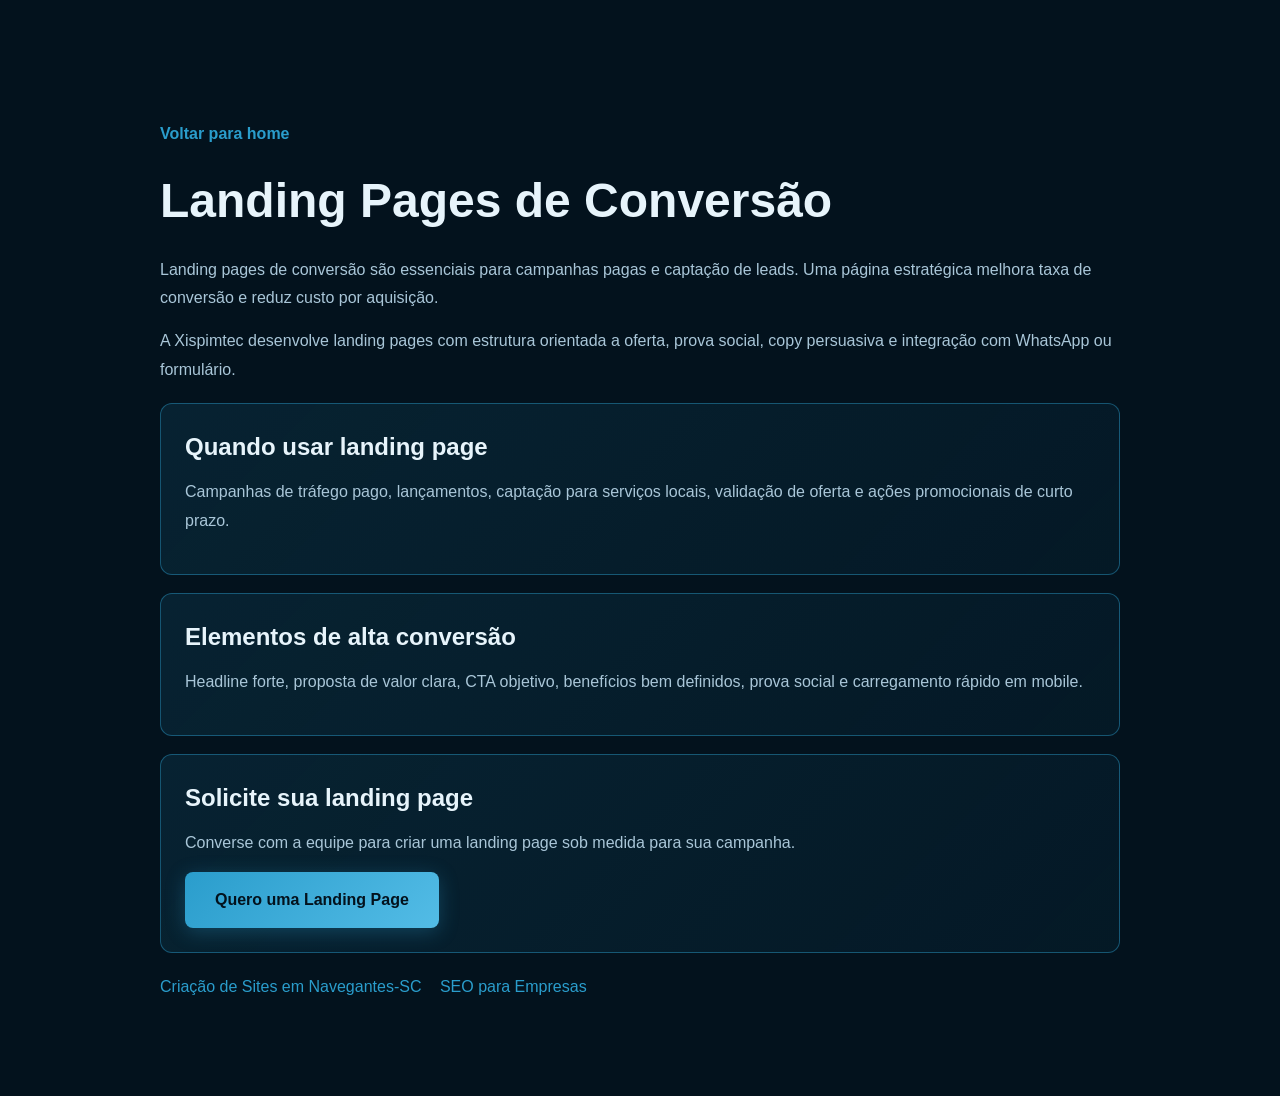
<file: landing-pages-conversao.html>
<!DOCTYPE html>
<html lang="pt-BR">
<head>
    <meta charset="UTF-8">
    <meta name="viewport" content="width=device-width, initial-scale=1.0">
    <title>Landing Pages de Conversão para Empresas no Brasil | Xispimtec</title>
    <meta name="description" content="Criação de landing pages de conversão para empresas em todo o Brasil, com foco em geração de leads e aumento de vendas.">
    <meta name="robots" content="index, follow, max-image-preview:large">
    <link rel="canonical" href="https://xispimtec.com.br/landing-pages-conversao.html">
    <meta property="og:type" content="article">
    <meta property="og:title" content="Landing Pages de Conversão para Empresas no Brasil | Xispimtec">
    <meta property="og:description" content="Páginas estratégicas para campanhas e aquisição de clientes em todo o Brasil com alta taxa de conversão.">
    <meta property="og:url" content="https://xispimtec.com.br/landing-pages-conversao.html">
    <meta property="og:image" content="https://xispimtec.com.br/imagens/logo.jpg">
    <meta name="twitter:card" content="summary_large_image">
    <link rel="manifest" href="/manifest.json">
    <link rel="icon" type="image/svg+xml" href="/favicon.svg">
    <link rel="icon" type="image/jpeg" sizes="192x192" href="/imagens/logo.jpg">
    <link rel="apple-touch-icon" sizes="180x180" href="/imagens/logo.jpg">
    <meta name="theme-color" content="#2DD9D9">
    <link rel="stylesheet" href="styles.css">
    <style>
        .seo-page { padding: 120px 0 80px; background: var(--dark); }
        .seo-page .container { max-width: 1000px; }
        .seo-page h1 { color: var(--text-light); font-size: 48px; margin-bottom: 16px; }
        .seo-page p { color: var(--text-lighter); line-height: 1.8; margin-bottom: 14px; }
        .seo-block { background: linear-gradient(135deg, rgba(42,157,204,0.12), rgba(42,157,204,0.05)); border: 1px solid rgba(42,157,204,0.45); border-radius: 12px; padding: 24px; margin-top: 18px; }
        .seo-block h2 { color: var(--text-light); margin-bottom: 12px; }
        .seo-links a { color: var(--primary); text-decoration: none; margin-right: 14px; }
        @media (max-width: 768px) { .seo-page h1 { font-size: 34px; } }
    </style>
    <script type="application/ld+json">
    {
      "@context": "https://schema.org",
      "@type": "Service",
      "name": "Landing Pages de Conversão",
      "provider": {"@type": "Organization", "name": "Xispimtec", "url": "https://xispimtec.com.br/"},
      "areaServed": "Brasil",
      "serviceType": "Criação de landing pages"
    }
    </script>
</head>
<body>
    <main class="seo-page">
        <div class="container">
            <p><a href="/" class="contact-link">Voltar para home</a></p>
            <h1>Landing Pages de Conversão</h1>
            <p>Landing pages de conversão são essenciais para campanhas pagas e captação de leads. Uma página estratégica melhora taxa de conversão e reduz custo por aquisição.</p>
            <p>A Xispimtec desenvolve landing pages com estrutura orientada a oferta, prova social, copy persuasiva e integração com WhatsApp ou formulário.</p>

            <section class="seo-block">
                <h2>Quando usar landing page</h2>
                <p>Campanhas de tráfego pago, lançamentos, captação para serviços locais, validação de oferta e ações promocionais de curto prazo.</p>
            </section>

            <section class="seo-block">
                <h2>Elementos de alta conversão</h2>
                <p>Headline forte, proposta de valor clara, CTA objetivo, benefícios bem definidos, prova social e carregamento rápido em mobile.</p>
            </section>

            <section class="seo-block">
                <h2>Solicite sua landing page</h2>
                <p>Converse com a equipe para criar uma landing page sob medida para sua campanha.</p>
                <a class="btn btn-primary" href="https://wa.me/5547992505922?text=Olá%20Xispimtec!%20Quero%20uma%20landing%20page%20de%20conversão" target="_blank" rel="noopener noreferrer">Quero uma Landing Page</a>
            </section>

            <p class="seo-links" style="margin-top:20px;">
                <a href="/criacao-de-sites-navegantes.html">Criação de Sites em Navegantes-SC</a>
                <a href="/seo-para-empresas.html">SEO para Empresas</a>
            </p>
        </div>
    </main>
</body>
</html>
</file>
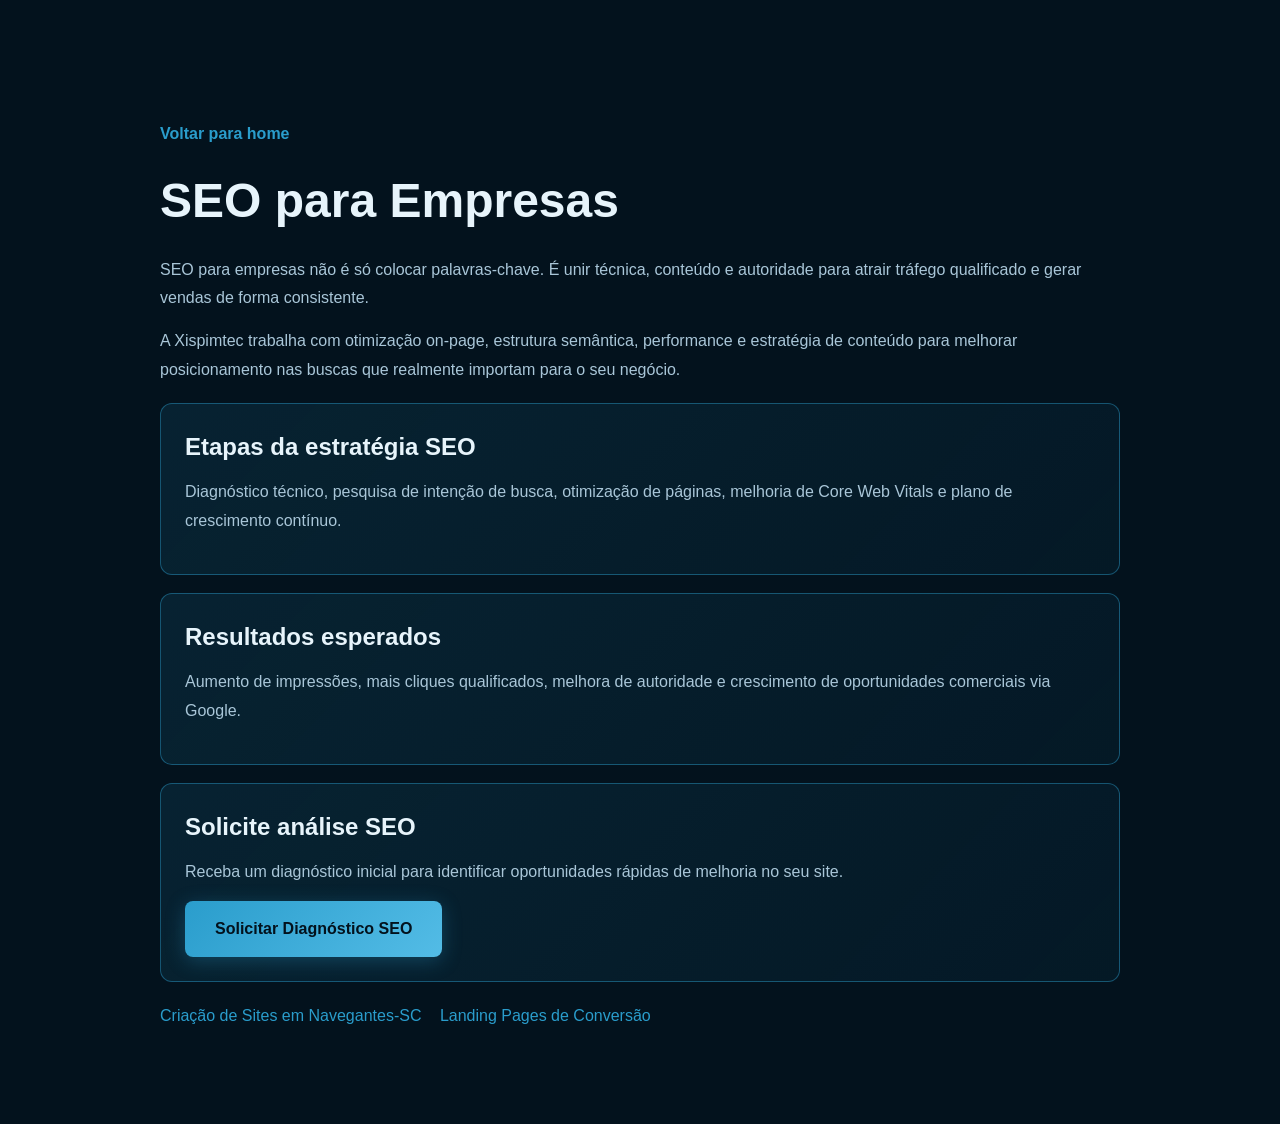
<file: seo-para-empresas.html>
<!DOCTYPE html>
<html lang="pt-BR">
<head>
    <meta charset="UTF-8">
    <meta name="viewport" content="width=device-width, initial-scale=1.0">
    <title>SEO para Empresas no Brasil | Estratégia Técnica Avançada | Xispimtec</title>
    <meta name="description" content="SEO para empresas em todo o Brasil com estratégia técnica avançada para aumentar tráfego orgânico, autoridade e oportunidades de venda.">
    <meta name="robots" content="index, follow, max-image-preview:large">
    <link rel="canonical" href="https://xispimtec.com.br/seo-para-empresas.html">
    <meta property="og:type" content="article">
    <meta property="og:title" content="SEO para Empresas no Brasil | Xispimtec">
    <meta property="og:description" content="Planejamento SEO técnico e conteúdo estratégico para empresas de todo o Brasil.">
    <meta property="og:url" content="https://xispimtec.com.br/seo-para-empresas.html">
    <meta property="og:image" content="https://xispimtec.com.br/imagens/logo.jpg">
    <meta name="twitter:card" content="summary_large_image">
    <link rel="manifest" href="/manifest.json">
    <link rel="icon" type="image/svg+xml" href="/favicon.svg">
    <link rel="icon" type="image/jpeg" sizes="192x192" href="/imagens/logo.jpg">
    <link rel="apple-touch-icon" sizes="180x180" href="/imagens/logo.jpg">
    <meta name="theme-color" content="#2DD9D9">
    <link rel="stylesheet" href="styles.css">
    <style>
        .seo-page { padding: 120px 0 80px; background: var(--dark); }
        .seo-page .container { max-width: 1000px; }
        .seo-page h1 { color: var(--text-light); font-size: 48px; margin-bottom: 16px; }
        .seo-page p { color: var(--text-lighter); line-height: 1.8; margin-bottom: 14px; }
        .seo-block { background: linear-gradient(135deg, rgba(42,157,204,0.12), rgba(42,157,204,0.05)); border: 1px solid rgba(42,157,204,0.45); border-radius: 12px; padding: 24px; margin-top: 18px; }
        .seo-block h2 { color: var(--text-light); margin-bottom: 12px; }
        .seo-links a { color: var(--primary); text-decoration: none; margin-right: 14px; }
        @media (max-width: 768px) { .seo-page h1 { font-size: 34px; } }
    </style>
    <script type="application/ld+json">
    {
      "@context": "https://schema.org",
      "@type": "Service",
      "name": "SEO para Empresas",
      "provider": {"@type": "Organization", "name": "Xispimtec", "url": "https://xispimtec.com.br/"},
      "areaServed": "Brasil",
      "serviceType": "Otimização para mecanismos de busca"
    }
    </script>
</head>
<body>
    <main class="seo-page">
        <div class="container">
            <p><a href="/" class="contact-link">Voltar para home</a></p>
            <h1>SEO para Empresas</h1>
            <p>SEO para empresas não é só colocar palavras-chave. É unir técnica, conteúdo e autoridade para atrair tráfego qualificado e gerar vendas de forma consistente.</p>
            <p>A Xispimtec trabalha com otimização on-page, estrutura semântica, performance e estratégia de conteúdo para melhorar posicionamento nas buscas que realmente importam para o seu negócio.</p>

            <section class="seo-block">
                <h2>Etapas da estratégia SEO</h2>
                <p>Diagnóstico técnico, pesquisa de intenção de busca, otimização de páginas, melhoria de Core Web Vitals e plano de crescimento contínuo.</p>
            </section>

            <section class="seo-block">
                <h2>Resultados esperados</h2>
                <p>Aumento de impressões, mais cliques qualificados, melhora de autoridade e crescimento de oportunidades comerciais via Google.</p>
            </section>

            <section class="seo-block">
                <h2>Solicite análise SEO</h2>
                <p>Receba um diagnóstico inicial para identificar oportunidades rápidas de melhoria no seu site.</p>
                <a class="btn btn-primary" href="https://wa.me/5547992505922?text=Olá%20Xispimtec!%20Quero%20uma%20análise%20SEO%20para%20minha%20empresa" target="_blank" rel="noopener noreferrer">Solicitar Diagnóstico SEO</a>
            </section>

            <p class="seo-links" style="margin-top:20px;">
                <a href="/criacao-de-sites-navegantes.html">Criação de Sites em Navegantes-SC</a>
                <a href="/landing-pages-conversao.html">Landing Pages de Conversão</a>
            </p>
        </div>
    </main>
</body>
</html>
</file>
<file: styles.css>
﻿/* ========================================
    VARIABLES AND COLORS (Logo Palette)
    ======================================== */

:root {
    --primary: #2A9DCC;
    --primary-dark: #1F7CA1;
    --primary-light: #53BCE6;
    --dark: #03121D;
    --dark-secondary: #082235;
    --dark-tertiary: #0D2F47;
    --text-light: #E7F4FB;
    --text-lighter: #A9C6D8;
    --accent: #79D3F1;
    --white: #ffffff;
    --shadow: rgba(42, 157, 204, 0.1);
    
    --brand-font: 'Poppins', sans-serif;
    --body-font: 'Inter', sans-serif;
    
    --transition: all 0.3s ease;
    --transition-fast: all 0.15s ease;
}

/* ========================================
   RESET E ESTILOS GLOBAIS
   ======================================== */

* {
    margin: 0;
    padding: 0;
    box-sizing: border-box;
}

html {
    scroll-behavior: smooth;
}

body {
    font-family: var(--body-font);
    background-color: var(--dark);
    color: var(--text-light);
    line-height: 1.6;
    overflow-x: hidden;
}

/* Barra de Rolagem */
::-webkit-scrollbar {
    width: 10px;
}

::-webkit-scrollbar-track {
    background: var(--dark-secondary);
}

::-webkit-scrollbar-thumb {
    background: var(--primary);
    border-radius: 5px;
}

::-webkit-scrollbar-thumb:hover {
    background: var(--primary-light);
}

/* ========================================
   CONTÃŠINER E LAYOUT
   ======================================== */

.container {
    max-width: 1200px;
    margin: 0 auto;
    padding: 0 20px;
}

/* ========================================
   NAVBAR / MENU
   ======================================== */

.navbar {
    position: relative;
    background: linear-gradient(135deg, rgba(3, 18, 29, 0.98), rgba(8, 34, 53, 0.98));
    backdrop-filter: blur(10px);
    border-bottom: 2px solid rgba(83, 188, 230, 0.5);
    z-index: 100;
    padding: 12px 0;
    box-shadow: 0 10px 40px rgba(42, 157, 204, 0.28);
}

.navbar-content {
    display: flex;
    justify-content: space-between;
    align-items: center;
    min-height: 168px;
}

.logo {
    display: flex;
    align-items: center;
    justify-content: center;
    cursor: pointer;
    transition: var(--transition);
    padding: 0;
    border-radius: 50%;
    background: transparent;
    border: none;
}

.logo-img {
    height: 160px;
    width: 160px;
    object-fit: cover;
    border-radius: 50%;
    transition: var(--transition);
    -webkit-mask-image: radial-gradient(circle at center, black 50%, rgba(0,0,0,0.4) 65%, transparent 80%);
    mask-image: radial-gradient(circle at center, black 50%, rgba(0,0,0,0.4) 65%, transparent 80%);
    filter: drop-shadow(0 0 28px rgba(42, 157, 204, 0.8)) drop-shadow(0 0 10px rgba(83, 188, 230, 0.5));
}

.logo:hover .logo-img {
    transform: scale(1.1);
    filter: drop-shadow(0 0 45px rgba(83, 188, 230, 1)) drop-shadow(0 0 15px rgba(42, 157, 204, 0.7));
    -webkit-mask-image: radial-gradient(circle at center, black 54%, rgba(0,0,0,0.4) 68%, transparent 82%);
    mask-image: radial-gradient(circle at center, black 54%, rgba(0,0,0,0.4) 68%, transparent 82%);
}

.nav-links {
    display: flex;
    list-style: none;
    gap: 30px;
    align-items: center;
}

.nav-links a {
    color: var(--text-light);
    text-decoration: none;
    font-weight: 500;
    font-size: 14px;
    transition: var(--transition);
    position: relative;
}

.nav-links a:hover {
    color: var(--primary);
}

.nav-links a::after {
    content: '';
    position: absolute;
    bottom: -5px;
    left: 0;
    width: 0;
    height: 2px;
    background: var(--primary);
    transition: var(--transition);
}

.nav-links a:hover::after {
    width: 100%;
}

.btn-contact {
    background: var(--primary) !important;
    color: var(--dark) !important;
    padding: 10px 20px !important;
    border-radius: 6px;
    font-weight: 600 !important;
}

.btn-contact:hover {
    background: var(--primary-light) !important;
    transform: translateY(-2px);
}

.menu-toggle {
    display: none;
    flex-direction: column;
    cursor: pointer;
}

.menu-toggle span {
    width: 25px;
    height: 3px;
    background: var(--primary);
    margin: 5px 0;
    transition: var(--transition);
    border-radius: 2px;
}

/* ========================================
   RESPONSIVO - MENU MOBILE
   ======================================== */

@media (max-width: 768px) {
    .nav-links {
        display: none;
        list-style: none;
        flex-direction: column;
        gap: 15px;
        position: absolute;
        top: 70px;
        left: 0;
        right: 0;
        background: var(--dark-secondary);
        padding: 20px;
        border-bottom: 2px solid var(--primary);
    }

    .nav-links.active {
        display: flex;
    }

    .menu-toggle {
        display: flex;
    }

    .menu-toggle.active span:nth-child(1) {
        transform: rotate(45deg) translate(10px, 10px);
    }

    .menu-toggle.active span:nth-child(2) {
        opacity: 0;
    }

    .menu-toggle.active span:nth-child(3) {
        transform: rotate(-45deg) translate(7px, -7px);
    }
}

/* ========================================
   BOTÃƒO FLUTUANTE WHATSAPP
   ======================================== */

.whatsapp-float {
    position: fixed;
    bottom: 30px;
    right: 30px;
    width: 60px;
    height: 60px;
    background: #25D366;
    border-radius: 50%;
    display: flex;
    align-items: center;
    justify-content: center;
    font-size: 30px;
    color: #ffffff;
    text-decoration: none;
    box-shadow: 0 4px 20px rgba(37, 211, 102, 0.45);
    transition: var(--transition);
    z-index: 999;
    animation: float 3s ease-in-out infinite;
}

.whatsapp-float:hover {
    background: #1ebe57;
    transform: scale(1.1);
    box-shadow: 0 6px 30px rgba(37, 211, 102, 0.65);
}

@keyframes float {
    0%, 100% {
        transform: translateY(0px);
    }
    50% {
        transform: translateY(-10px);
    }
}

@media (max-width: 768px) {
    .whatsapp-float {
        width: 50px;
        height: 50px;
        font-size: 24px;
        bottom: 20px;
        right: 20px;
    }
}

/* ========================================
   SEÃ‡ÃƒO HERO
   ======================================== */

.hero {
    padding: 140px 0 60px;
    background: linear-gradient(135deg, var(--dark) 0%, var(--dark-secondary) 50%, var(--dark) 100%);
    position: relative;
    overflow: hidden;
}

.hero::before {
    content: '';
    position: absolute;
    top: 0;
    left: 0;
    right: 0;
    bottom: 0;
    background: radial-gradient(circle at 20% 50%, rgba(42, 157, 204, 0.05) 0%, transparent 50%);
    pointer-events: none;
}

.hero .container {
    position: relative;
    z-index: 1;
}

.hero-content {
    display: grid;
    grid-template-columns: 1fr 1fr;
    gap: 60px;
    align-items: center;
}

.hero-text {
    animation: slideInLeft 0.8s ease-out;
}

.hero-title {
    font-family: var(--brand-font);
    font-size: 56px;
    font-weight: 800;
    line-height: 1.2;
    margin-bottom: 20px;
    color: var(--text-light);
}

.hero-title .highlight {
    color: var(--primary);
    background: linear-gradient(135deg, var(--primary), var(--primary-light));
    position: relative;
}

@supports (-webkit-background-clip: text) {
    .hero-title .highlight {
        -webkit-background-clip: text;
        -webkit-text-fill-color: transparent;
        background-clip: text;
    }
}

.hero-subtitle {
    font-size: 18px;
    color: var(--text-lighter);
    margin-bottom: 40px;
    line-height: 1.8;
    max-width: 500px;
}

.hero-buttons {
    display: flex;
    gap: 20px;
    flex-wrap: wrap;
}

.btn {
    padding: 15px 30px;
    border-radius: 8px;
    text-decoration: none;
    font-weight: 600;
    font-size: 16px;
    display: inline-flex;
    align-items: center;
    gap: 10px;
    transition: var(--transition);
    cursor: pointer;
    border: none;
    font-family: var(--body-font);
}

.btn-primary {
    background: linear-gradient(135deg, var(--primary), var(--primary-light));
    color: var(--dark);
    box-shadow: 0 4px 20px rgba(42, 157, 204, 0.3);
}

.btn-primary:hover {
    transform: translateY(-3px);
    box-shadow: 0 6px 30px rgba(42, 157, 204, 0.5);
}

.btn-secondary {
    background: transparent;
    color: var(--primary);
    border: 2px solid var(--primary);
}

.btn-secondary:hover {
    background: var(--primary);
    color: var(--dark);
    transform: translateY(-3px);
}

.btn-cta {
    padding: 18px 40px;
    font-size: 18px;
}

/* IlustraÃ§Ã£o Hero */
.hero-illustration {
    animation: slideInRight 0.8s ease-out;
    display: flex;
    justify-content: center;
    align-items: center;
}

.tech-illustration {
    position: relative;
    width: 300px;
    height: 300px;
}

.hex {
    position: absolute;
    border: 2px solid var(--primary);
    opacity: 0.3;
    animation: floatHex 6s ease-in-out infinite;
}

.hex-1 {
    width: 100px;
    height: 116px;
    clip-path: polygon(50% 0%, 100% 25%, 100% 75%, 50% 100%, 0% 75%, 0% 25%);
    top: 50px;
    left: 50px;
    animation-delay: 0s;
}

.hex-2 {
    width: 150px;
    height: 174px;
    clip-path: polygon(50% 0%, 100% 25%, 100% 75%, 50% 100%, 0% 75%, 0% 25%);
    top: 20px;
    left: 20px;
    border-color: var(--primary-light);
    opacity: 0.2;
    animation-delay: 1s;
}

.hex-3 {
    width: 80px;
    height: 92px;
    clip-path: polygon(50% 0%, 100% 25%, 100% 75%, 50% 100%, 0% 75%, 0% 25%);
    bottom: 40px;
    right: 30px;
    border-color: var(--accent);
    opacity: 0.15;
    animation-delay: 2s;
}

@keyframes floatHex {
    0%, 100% {
        transform: translateY(0);
    }
    50% {
        transform: translateY(-20px);
    }
}

.code-line {
    position: absolute;
    height: 1px;
    background: var(--primary);
    opacity: 0.2;
}

.line-1 {
    width: 80%;
    top: 30%;
    left: 10%;
    animation: codePulse 2s ease-in-out infinite;
}

.line-2 {
    width: 60%;
    top: 50%;
    right: 10%;
    animation: codePulse 2s ease-in-out infinite 0.5s;
}

.line-3 {
    width: 70%;
    bottom: 30%;
    left: 10%;
    animation: codePulse 2s ease-in-out infinite 1s;
}

@keyframes codePulse {
    0%, 100% {
        opacity: 0.1;
        transform: scaleX(0.8);
    }
    50% {
        opacity: 0.3;
        transform: scaleX(1);
    }
}

@keyframes slideInLeft {
    from {
        opacity: 0;
        transform: translateX(-50px);
    }
    to {
        opacity: 1;
        transform: translateX(0);
    }
}

@keyframes slideInRight {
    from {
        opacity: 0;
        transform: translateX(50px);
    }
    to {
        opacity: 1;
        transform: translateX(0);
    }
}

/* ========================================
   TÃTULOS E SUBTÃTULOS DE SEÃ‡ÃƒO
   ======================================== */

.section-title {
    font-family: var(--brand-font);
    font-size: 48px;
    font-weight: 800;
    text-align: center;
    margin-bottom: 15px;
    color: var(--text-light);
}

.section-title .highlight {
    color: var(--primary);
    background: linear-gradient(135deg, var(--primary), var(--primary-light));
}

@supports (-webkit-background-clip: text) {
    .section-title .highlight {
        -webkit-background-clip: text;
        -webkit-text-fill-color: transparent;
        background-clip: text;
    }
}

.section-subtitle {
    text-align: center;
    color: var(--text-lighter);
    font-size: 18px;
    margin-bottom: 60px;
    max-width: 600px;
    margin-left: auto;
    margin-right: auto;
}

/* ========================================
   SEÃ‡ÃƒO ABOUT
   ======================================== */

section.about {
    padding: 100px 0;
    background: linear-gradient(180deg, var(--dark) 0%, var(--dark-secondary) 100%);
    position: relative;
}

section.about::before {
    content: '';
    position: absolute;
    top: 0;
    right: 0;
    width: 500px;
    height: 500px;
    background: radial-gradient(circle, rgba(42, 157, 204, 0.05) 0%, transparent 70%);
    pointer-events: none;
}

.about-content {
    display: grid;
    grid-template-columns: 1.2fr 1fr;
    gap: 60px;
    align-items: start;
    position: relative;
    z-index: 1;
}

.about-description {
    font-size: 18px;
    line-height: 1.8;
    color: var(--text-lighter);
    margin-bottom: 30px;
}

.about-mission,
.about-differentials {
    background: linear-gradient(135deg, var(--dark-secondary) 0%, var(--dark-tertiary) 100%);
    padding: 30px;
    border-radius: 12px;
    border-left: 4px solid var(--primary);
    margin-bottom: 25px;
    transition: var(--transition);
}

.about-mission:hover,
.about-differentials:hover {
    transform: translateX(10px);
    box-shadow: 0 8px 30px var(--shadow);
}

.about-mission h3,
.about-differentials h3 {
    color: var(--primary);
    margin-bottom: 15px;
    display: flex;
    align-items: center;
    gap: 10px;
}

.about-mission p,
.about-differentials p {
    color: var(--text-lighter);
    line-height: 1.8;
}

.about-differentials ul {
    list-style: none;
}

.about-differentials li {
    color: var(--text-lighter);
    margin-bottom: 12px;
    line-height: 1.6;
}

.about-differentials strong {
    color: var(--primary);
}

.about-stats {
    display: grid;
    grid-template-columns: 1fr 1fr;
    gap: 20px;
}

.stat-card {
    background: linear-gradient(135deg, rgba(42, 157, 204, 0.1) 0%, rgba(42, 157, 204, 0.05) 100%);
    padding: 30px 20px;
    border-radius: 12px;
    text-align: center;
    border: 2px solid var(--primary);
    transition: var(--transition);
}

.stat-card:hover {
    transform: translateY(-10px);
    box-shadow: 0 10px 40px var(--shadow);
    background: linear-gradient(135deg, rgba(42, 157, 204, 0.15) 0%, rgba(42, 157, 204, 0.08) 100%);
}

.stat-number {
    font-family: var(--brand-font);
    font-size: 42px;
    font-weight: 800;
    color: var(--primary);
    margin-bottom: 10px;
}

.stat-label {
    color: var(--text-lighter);
    font-size: 14px;
    text-transform: uppercase;
    letter-spacing: 1px;
}

/* ========================================
   SEÃ‡ÃƒO SERVIÃ‡OS
   ======================================== */

section.services {
    padding: 100px 0;
    background: var(--dark);
    position: relative;
}

section.services::before {
    content: '';
    position: absolute;
    top: 0;
    left: 0;
    right: 0;
    bottom: 0;
    background: radial-gradient(circle at 80% 50%, rgba(42, 157, 204, 0.03) 0%, transparent 50%);
    pointer-events: none;
}

.services-grid {
    display: grid;
    grid-template-columns: repeat(auto-fit, minmax(350px, 1fr));
    gap: 30px;
    position: relative;
    z-index: 1;
}

.service-card {
    background: linear-gradient(135deg, var(--dark-secondary) 0%, var(--dark-tertiary) 100%);
    padding: 40px 30px;
    border-radius: 12px;
    border-top: 3px solid var(--primary);
    transition: var(--transition);
    position: relative;
    overflow: hidden;
}

.service-card::before {
    content: '';
    position: absolute;
    top: 0;
    left: -100%;
    width: 100%;
    height: 100%;
    background: linear-gradient(90deg, transparent, rgba(42, 157, 204, 0.1), transparent);
    transition: var(--transition);
}

.service-card:hover::before {
    left: 100%;
}

.service-card:hover {
    transform: translateY(-10px);
    box-shadow: 0 15px 40px var(--shadow);
    background: linear-gradient(135deg, var(--dark-tertiary) 0%, rgba(42, 157, 204, 0.1) 100%);
}

.service-icon {
    width: 60px;
    height: 60px;
    background: linear-gradient(135deg, var(--primary), var(--primary-light));
    border-radius: 10px;
    display: flex;
    align-items: center;
    justify-content: center;
    font-size: 28px;
    color: var(--dark);
    margin-bottom: 20px;
    transition: var(--transition);
}

.service-card:hover .service-icon {
    transform: scale(1.1) rotate(5deg);
}

.service-card h3 {
    font-family: var(--brand-font);
    font-size: 22px;
    margin-bottom: 15px;
    color: var(--text-light);
    font-weight: 700;
}

.service-description {
    color: var(--text-lighter);
    font-size: 15px;
    margin-bottom: 20px;
    line-height: 1.6;
}

.service-benefits {
    background: rgba(42, 157, 204, 0.05);
    padding: 15px;
    border-radius: 8px;
    border-left: 3px solid var(--primary);
}

.service-benefits p {
    color: var(--primary);
    font-weight: 600;
    margin-bottom: 10px;
    font-size: 14px;
}

.service-benefits ul {
    list-style: none;
}

.service-benefits li {
    color: var(--text-lighter);
    font-size: 14px;
    margin-bottom: 8px;
    padding-left: 15px;
    position: relative;
}

.service-benefits li:before {
    content: '\2713';
    position: absolute;
    left: 0;
    color: var(--primary);
    font-weight: bold;
}

/* ========================================
   SEÃ‡ÃƒO DIFERENCIAIS
   ======================================== */

section.differentials {
    padding: 100px 0;
    background: linear-gradient(180deg, var(--dark-secondary) 0%, var(--dark) 100%);
    position: relative;
}

section.differentials::after {
    content: '';
    position: absolute;
    top: 0;
    left: 0;
    right: 0;
    bottom: 0;
    background: radial-gradient(circle at 30% 70%, rgba(42, 157, 204, 0.04) 0%, transparent 50%);
    pointer-events: none;
}

.differentials-grid {
    display: grid;
    grid-template-columns: repeat(auto-fit, minmax(280px, 1fr));
    gap: 30px;
    position: relative;
    z-index: 1;
}

.differential-item {
    text-align: center;
    padding: 40px 30px;
    background: rgba(42, 157, 204, 0.05);
    border-radius: 12px;
    border: 1px solid var(--primary);
    transition: var(--transition);
}

.differential-item:hover {
    background: rgba(42, 157, 204, 0.1);
    transform: translateY(-10px);
    box-shadow: 0 15px 40px var(--shadow);
}

.differential-icon {
    width: 80px;
    height: 80px;
    background: linear-gradient(135deg, var(--primary), var(--primary-light));
    border-radius: 50%;
    display: flex;
    align-items: center;
    justify-content: center;
    font-size: 36px;
    color: var(--dark);
    margin: 0 auto 20px;
    transition: var(--transition);
}

.differential-item:hover .differential-icon {
    transform: scale(1.15) rotate(-10deg);
}

.differential-item h3 {
    color: var(--primary);
    font-size: 20px;
    margin-bottom: 15px;
    font-weight: 700;
}

.differential-item p {
    color: var(--text-lighter);
    line-height: 1.6;
}

/* ========================================
   SEÃ‡ÃƒO PORTFÃ“LIO
   ======================================== */

section.portfolio {
    padding: 100px 0;
    background: var(--dark);
}

.portfolio-grid {
    display: grid;
    grid-template-columns: repeat(auto-fit, minmax(300px, 1fr));
    gap: 40px;
}

.portfolio-item {
    background: linear-gradient(135deg, var(--dark-secondary), var(--dark-tertiary));
    border-radius: 12px;
    overflow: hidden;
    transition: var(--transition);
    border: 1px solid rgba(42, 157, 204, 0.2);
}

.portfolio-item-clickable {
    position: relative;
    cursor: pointer;
}

.portfolio-item-link {
    position: absolute;
    inset: 0;
    z-index: 3;
    text-indent: -9999px;
    overflow: hidden;
    white-space: nowrap;
}

.portfolio-logo {
    width: 100%;
    height: 100%;
    object-fit: cover;
    object-position: top center;
    image-rendering: auto;
    filter: drop-shadow(0 6px 14px rgba(0, 0, 0, 0.28));
}

.portfolio-item-clickable .portfolio-placeholder {
    opacity: 1;
    align-items: flex-start;
    padding: 0;
}

.portfolio-item-clickable:hover .portfolio-placeholder {
    opacity: 1;
    transform: scale(1.03);
}

.portfolio-item:hover {
    transform: translateY(-15px);
    box-shadow: 0 20px 50px var(--shadow);
    border-color: var(--primary);
}

.portfolio-image {
    width: 100%;
    height: 250px;
    overflow: hidden;
    position: relative;
    background: linear-gradient(135deg, var(--dark-tertiary), var(--dark));
}

.portfolio-placeholder {
    width: 100%;
    height: 100%;
    display: flex;
    align-items: center;
    justify-content: center;
    font-size: 80px;
    color: var(--primary);
    opacity: 0.3;
    transition: var(--transition);
    background: linear-gradient(135deg, rgba(42, 157, 204, 0.1), rgba(42, 157, 204, 0.05));
}

.portfolio-item:hover .portfolio-placeholder {
    opacity: 0.5;
    transform: scale(1.1);
}

.project-1 { background: linear-gradient(135deg, rgba(42, 157, 204, 0.15), rgba(42, 157, 204, 0.08)); }
.project-2 { background: linear-gradient(135deg, rgba(42, 157, 204, 0.12), rgba(42, 157, 204, 0.06)); }
.project-3 { background: linear-gradient(135deg, rgba(42, 157, 204, 0.14), rgba(42, 157, 204, 0.07)); }
.project-4 { background: linear-gradient(135deg, rgba(42, 157, 204, 0.13), rgba(42, 157, 204, 0.05)); }
.project-5 { background: linear-gradient(135deg, rgba(42, 157, 204, 0.16), rgba(42, 157, 204, 0.09)); }
.project-6 { background: linear-gradient(135deg, rgba(42, 157, 204, 0.11), rgba(42, 157, 204, 0.04)); }

.portfolio-content {
    padding: 30px;
}

.portfolio-content h3 {
    color: var(--text-light);
    font-size: 22px;
    margin-bottom: 8px;
    font-weight: 700;
}

.portfolio-category {
    color: var(--primary);
    font-size: 13px;
    font-weight: 600;
    text-transform: uppercase;
    letter-spacing: 1px;
    margin-bottom: 15px;
}

.portfolio-description {
    color: var(--text-lighter);
    font-size: 14px;
    line-height: 1.6;
    margin-bottom: 15px;
}

.portfolio-tags {
    display: flex;
    flex-wrap: wrap;
    gap: 8px;
}

.portfolio-tags span {
    background: rgba(42, 157, 204, 0.1);
    color: var(--primary);
    font-size: 12px;
    padding: 4px 10px;
    border-radius: 20px;
    border: 1px solid var(--primary);
    transition: var(--transition);
}

.portfolio-tags span:hover {
    background: var(--primary);
    color: var(--dark);
}

/* ========================================
   SEÃ‡ÃƒO DEPOIMENTOS
   ======================================== */

section.testimonials {
    padding: 100px 0;
    background: linear-gradient(180deg, var(--dark-secondary) 0%, var(--dark) 100%);
    position: relative;
}

section.testimonials::before {
    content: '';
    position: absolute;
    top: 0;
    right: 0;
    width: 400px;
    height: 400px;
    background: radial-gradient(circle, rgba(42, 157, 204, 0.05) 0%, transparent 70%);
    pointer-events: none;
}

.testimonials-grid {
    display: grid;
    grid-template-columns: repeat(auto-fit, minmax(320px, 1fr));
    gap: 40px;
    position: relative;
    z-index: 1;
}

.testimonial-card {
    background: linear-gradient(135deg, rgba(42, 157, 204, 0.1), rgba(42, 157, 204, 0.05));
    padding: 40px;
    border-radius: 12px;
    border: 2px solid var(--primary);
    transition: var(--transition);
}

.rating-card-title {
    color: var(--text-light);
    font-size: 26px;
    font-family: var(--brand-font);
    margin-bottom: 18px;
}

.rating-score-wrap {
    display: flex;
    align-items: baseline;
    gap: 10px;
    margin-bottom: 12px;
}

.rating-score {
    font-size: 56px;
    line-height: 1;
    color: var(--primary);
    font-weight: 800;
}

.rating-score-total {
    color: var(--text-lighter);
    font-size: 15px;
    font-weight: 500;
}

.testimonial-card:hover {
    transform: translateY(-10px);
    box-shadow: 0 20px 50px var(--shadow);
    background: linear-gradient(135deg, rgba(42, 157, 204, 0.15), rgba(42, 157, 204, 0.08));
}

.stars {
    display: flex;
    gap: 5px;
    margin-bottom: 20px;
}

.stars i {
    color: var(--primary);
    font-size: 16px;
}

.rating-summary-list {
    list-style: none;
    margin: 0;
    padding: 0;
    display: grid;
    gap: 10px;
}

.rating-summary-list li {
    display: flex;
    justify-content: space-between;
    padding: 10px 12px;
    border: 1px solid rgba(42, 157, 204, 0.35);
    border-radius: 8px;
    color: var(--text-light);
    background: rgba(0, 0, 0, 0.12);
}

.rating-summary-list strong {
    color: var(--primary);
    font-weight: 700;
}

.rating-note {
    margin-top: 16px;
    color: var(--text-lighter);
    font-size: 14px;
}

.review-form {
    display: grid;
    gap: 12px;
}

.review-form label {
    color: var(--text-light);
    font-weight: 500;
    font-size: 14px;
}

.review-form input,
.review-form textarea {
    width: 100%;
    border-radius: 8px;
    border: 1px solid rgba(42, 157, 204, 0.4);
    background: rgba(0, 0, 0, 0.25);
    color: var(--text-light);
    padding: 12px 14px;
    font-size: 15px;
    font-family: var(--text-font);
}

.review-form input:focus,
.review-form textarea:focus {
    outline: none;
    border-color: var(--primary);
    box-shadow: 0 0 0 3px rgba(42, 157, 204, 0.2);
}

.interactive-stars {
    gap: 8px;
}

.rating-star {
    width: 40px;
    height: 40px;
    border-radius: 50%;
    border: 1px solid rgba(42, 157, 204, 0.5);
    background: rgba(42, 157, 204, 0.08);
    display: inline-flex;
    align-items: center;
    justify-content: center;
    cursor: pointer;
    transition: var(--transition);
}

.rating-star i {
    font-size: 18px;
    color: var(--primary);
}

.rating-star:hover,
.rating-star.active {
    background: rgba(42, 157, 204, 0.22);
    transform: translateY(-2px);
}

.review-submit-btn {
    margin-top: 8px;
}

.reviews-public {
    margin-top: 24px;
    border-top: 1px solid rgba(42, 157, 204, 0.35);
    padding-top: 18px;
}

.reviews-public h4 {
    color: var(--text-light);
    font-size: 18px;
    margin-bottom: 10px;
}

.reviews-status {
    color: var(--text-lighter);
    font-size: 14px;
    margin-bottom: 12px;
}

.reviews-list {
    display: grid;
    gap: 12px;
    max-height: 360px;
    overflow-y: auto;
    padding-right: 4px;
}

.review-item {
    border: 1px solid rgba(42, 157, 204, 0.35);
    border-radius: 10px;
    background: rgba(0, 0, 0, 0.18);
    padding: 14px;
}

.review-item-header {
    display: flex;
    justify-content: space-between;
    gap: 10px;
    margin-bottom: 8px;
}

.review-item-name {
    color: var(--text-light);
    font-size: 14px;
    font-weight: 700;
}

.review-item-date {
    color: var(--text-lighter);
    font-size: 12px;
}

.review-item-stars {
    color: var(--primary);
    font-size: 14px;
    margin-bottom: 6px;
}

.review-item-comment {
    color: var(--text-lighter);
    font-size: 14px;
    line-height: 1.6;
    margin: 0;
}

/* ========================================
   HUB SEO
   ======================================== */

section.seo-hub {
    padding: 90px 0;
    background: var(--dark);
}

.seo-hub-grid {
    display: grid;
    grid-template-columns: repeat(3, minmax(0, 1fr));
    gap: 24px;
}

.seo-hub-card {
    display: block;
    background: linear-gradient(135deg, rgba(42, 157, 204, 0.12), rgba(42, 157, 204, 0.04));
    border: 1px solid rgba(42, 157, 204, 0.4);
    border-radius: 12px;
    padding: 24px;
    text-decoration: none;
    transition: var(--transition);
}

.seo-hub-card:hover {
    transform: translateY(-6px);
    box-shadow: 0 16px 40px var(--shadow);
    border-color: var(--primary);
}

.seo-hub-card h3 {
    color: var(--text-light);
    font-size: 22px;
    margin-bottom: 12px;
}

.seo-hub-card p {
    color: var(--text-lighter);
    margin: 0;
    line-height: 1.7;
}

.seo-regional-title {
    margin-top: 26px;
    margin-bottom: 12px;
    color: var(--text-light);
    font-size: 24px;
    text-align: center;
}

.seo-regional-links {
    display: flex;
    flex-wrap: wrap;
    gap: 10px;
    justify-content: center;
}

.seo-regional-links a {
    border: 1px solid rgba(42, 157, 204, 0.5);
    border-radius: 999px;
    padding: 8px 14px;
    text-decoration: none;
    color: var(--primary);
    background: rgba(42, 157, 204, 0.08);
    transition: var(--transition);
}

.seo-regional-links a:hover {
    background: rgba(42, 157, 204, 0.2);
    color: var(--text-light);
}

/* ========================================
   SEÇÃO FAQ
   ======================================== */

section.faq {
    padding: 90px 0;
    background: linear-gradient(180deg, var(--dark) 0%, var(--dark-secondary) 100%);
}

.faq-intro {
    max-width: 900px;
    margin: 0 auto 24px;
    color: var(--text-lighter);
    text-align: center;
    line-height: 1.8;
    font-size: 16px;
}

.faq-list {
    max-width: 980px;
    margin: 0 auto;
    display: grid;
    gap: 14px;
}

.faq-item {
    background: linear-gradient(135deg, rgba(42, 157, 204, 0.12), rgba(42, 157, 204, 0.05));
    border: 1px solid rgba(42, 157, 204, 0.4);
    border-radius: 12px;
    padding: 18px 20px;
}

.faq-item summary {
    list-style: none;
    cursor: pointer;
    color: var(--text-light);
    font-weight: 700;
    font-size: 18px;
    line-height: 1.5;
}

.faq-item summary::-webkit-details-marker {
    display: none;
}

.faq-item p {
    color: var(--text-lighter);
    line-height: 1.8;
    margin-top: 12px;
    margin-bottom: 0;
    font-size: 15px;
}

.testimonial-text {
    color: var(--text-light);
    font-size: 16px;
    line-height: 1.8;
    margin-bottom: 25px;
    font-style: italic;
}

.testimonial-author {
    display: flex;
    align-items: center;
    gap: 15px;
}

.author-avatar {
    width: 50px;
    height: 50px;
    background: linear-gradient(135deg, var(--primary), var(--primary-light));
    border-radius: 50%;
    display: flex;
    align-items: center;
    justify-content: center;
    color: var(--dark);
    font-weight: 700;
    font-size: 18px;
}

.author-info h4 {
    color: var(--text-light);
    margin: 0;
    font-size: 16px;
    font-weight: 600;
}

.author-info p {
    color: var(--text-lighter);
    font-size: 13px;
    margin: 0;
}

/* ========================================
   SEÃ‡ÃƒO CTA FINAL
   ======================================== */

section.cta-final {
    padding: 80px 0;
    background: linear-gradient(135deg, rgba(42, 157, 204, 0.15), rgba(42, 157, 204, 0.08));
    border-top: 2px solid var(--primary);
    border-bottom: 2px solid var(--primary);
    text-align: center;
    position: relative;
}

section.cta-final::before {
    content: '';
    position: absolute;
    top: 0;
    left: 0;
    right: 0;
    bottom: 0;
    background: linear-gradient(135deg, transparent, rgba(42, 157, 204, 0.05), transparent);
    pointer-events: none;
}

.cta-content {
    position: relative;
    z-index: 1;
}

.cta-final h2 {
    font-family: var(--brand-font);
    font-size: 48px;
    font-weight: 800;
    color: var(--text-light);
    margin-bottom: 20px;
}

.cta-final > div > p {
    font-size: 18px;
    color: var(--text-lighter);
    margin-bottom: 15px;
    line-height: 1.6;
}

.cta-highlight {
    color: var(--primary);
    font-size: 22px;
    margin: 30px 0 !important;
}

.btn-cta {
    background: #25D366;
    color: #ffffff;
    box-shadow: 0 6px 30px rgba(37, 211, 102, 0.4);
    margin-top: 20px;
}

.btn-cta:hover {
    background: #1ebe57;
    transform: scale(1.05);
    box-shadow: 0 8px 40px rgba(37, 211, 102, 0.6);
}

.cta-footer {
    margin-top: 20px;
    color: var(--text-lighter);
    font-size: 14px;
}

/* ========================================
   SEÃ‡ÃƒO CONTATO
   ======================================== */

section.contact {
    padding: 100px 0;
    background: var(--dark);
}

.contact-content {
    display: grid;
    grid-template-columns: 1fr 1fr;
    gap: 60px;
    align-items: start;
}

.contact-info {
    display: flex;
    flex-direction: column;
    gap: 30px;
}

.contact-card {
    background: linear-gradient(135deg, var(--dark-secondary), var(--dark-tertiary));
    padding: 30px;
    border-radius: 12px;
    border-left: 4px solid var(--primary);
    transition: var(--transition);
}

.contact-card:hover {
    transform: translateX(10px);
    box-shadow: 0 10px 30px var(--shadow);
}

.contact-icon {
    width: 60px;
    height: 60px;
    background: linear-gradient(135deg, var(--primary), var(--primary-light));
    border-radius: 10px;
    display: flex;
    align-items: center;
    justify-content: center;
    font-size: 28px;
    color: var(--dark);
    margin-bottom: 15px;
}

.contact-card.whatsapp-card {
    border-left-color: #25D366;
}

.contact-card.whatsapp-card .contact-icon {
    background: #25D366;
    border-radius: 50%;
    color: #ffffff;
    box-shadow: 0 6px 20px rgba(37, 211, 102, 0.4);
}

.contact-card.email-card {
    border-left-color: #4285F4;
}

.contact-card.email-card .contact-icon {
    background: transparent;
    border-radius: 0;
    box-shadow: none;
}

.email-official-icon {
    width: 44px;
    height: 44px;
    object-fit: contain;
    filter: drop-shadow(0 6px 14px rgba(219, 68, 55, 0.18));
}

.contact-card.location-card {
    border-left-color: #34A853;
}

.contact-card.location-card .contact-icon {
    background: transparent;
    border-radius: 0;
    box-shadow: none;
}

.maps-official-icon {
    width: 42px;
    height: 42px;
    object-fit: contain;
    filter: drop-shadow(0 6px 14px rgba(66, 133, 244, 0.25));
}

.contact-card h3 {
    color: var(--text-light);
    font-size: 20px;
    margin-bottom: 10px;
    font-weight: 700;
}

.contact-card p {
    color: var(--text-lighter);
    font-size: 14px;
    margin-bottom: 15px;
}

.contact-link {
    color: var(--primary);
    text-decoration: none;
    font-weight: 600;
    transition: var(--transition);
}

.contact-link:hover {
    color: var(--primary-light);
    text-decoration: underline;
}

.location {
    color: var(--text-lighter) !important;
    font-weight: 500;
    text-decoration: none;
    display: inline-block;
}

.location:hover {
    color: var(--text-light) !important;
    text-decoration: underline;
}

/* FormulÃ¡rio de Contato */
.contact-form {
    background: linear-gradient(135deg, var(--dark-secondary), var(--dark-tertiary));
    padding: 40px;
    border-radius: 12px;
    border: 1px solid var(--primary);
}

.form-group {
    margin-bottom: 25px;
}

.form-group label {
    display: block;
    color: var(--text-light);
    font-weight: 600;
    margin-bottom: 8px;
    font-size: 14px;
}

.form-group input,
.form-group textarea {
    width: 100%;
    padding: 12px 15px;
    background: rgba(42, 157, 204, 0.05);
    border: 2px solid rgba(42, 157, 204, 0.2);
    border-radius: 6px;
    color: var(--text-light);
    font-family: var(--body-font);
    font-size: 14px;
    transition: var(--transition);
}

.form-group input:focus,
.form-group textarea:focus {
    outline: none;
    border-color: var(--primary);
    background: rgba(42, 157, 204, 0.1);
    box-shadow: 0 0 15px rgba(42, 157, 204, 0.2);
}

.form-group textarea {
    resize: vertical;
    min-height: 120px;
}

.contact-form button {
    width: 100%;
}

/* ========================================
   RODAPÃ‰
   ======================================== */

footer.footer {
    background: var(--dark-secondary);
    border-top: 2px solid var(--primary);
    padding: 60px 0 20px;
}

.footer-content {
    display: grid;
    grid-template-columns: repeat(auto-fit, minmax(250px, 1fr));
    gap: 40px;
    margin-bottom: 40px;
}

.footer-section h3,
.footer-section h4 {
    color: var(--primary);
    margin-bottom: 15px;
    font-weight: 700;
}

.footer-section p {
    color: var(--text-lighter);
    line-height: 1.6;
    font-size: 14px;
}

.footer-section ul {
    list-style: none;
}

.footer-section li {
    margin-bottom: 10px;
}

.footer-section a {
    color: var(--text-lighter);
    text-decoration: none;
    transition: var(--transition);
    font-size: 14px;
}

.footer-section a:hover {
    color: var(--primary);
    text-decoration: underline;
}

.social-links {
    display: flex;
    gap: 15px;
    margin-top: 15px;
}

.social-links a {
    width: 40px;
    height: 40px;
    background: var(--primary);
    border-radius: 50%;
    display: flex;
    align-items: center;
    justify-content: center;
    color: #ffffff;
    transition: var(--transition);
}

.social-links a.social-facebook {
    background: #1877F2;
}

.social-links a.social-instagram {
    background: linear-gradient(135deg, #F58529 0%, #DD2A7B 45%, #8134AF 70%, #515BD4 100%);
}

.social-links a.social-whatsapp {
    background: #25D366;
}

.social-links a:hover {
    transform: translateY(-5px);
}

.social-links a.social-facebook:hover {
    box-shadow: 0 6px 20px rgba(24, 119, 242, 0.45);
}

.social-links a.social-instagram:hover {
    box-shadow: 0 6px 20px rgba(221, 42, 123, 0.45);
}

.social-links a.social-whatsapp:hover {
    box-shadow: 0 6px 20px rgba(37, 211, 102, 0.45);
}

.footer-bottom {
    text-align: center;
    padding-top: 30px;
    border-top: 1px solid rgba(42, 157, 204, 0.2);
    color: var(--text-lighter);
    font-size: 13px;
}

.footer-bottom i {
    color: var(--primary);
}

.privacy-link {
    cursor: pointer;
}

/* ========================================
   MODAL POLÃTICA DE PRIVACIDADE
   ======================================== */

.modal {
    display: none;
    position: fixed;
    z-index: 2000;
    left: 0;
    top: 0;
    width: 100%;
    height: 100%;
    background: rgba(0, 0, 0, 0.8);
    animation: fadeIn 0.3s ease-out;
}

.modal.show {
    display: block;
}

@keyframes fadeIn {
    from {
        opacity: 0;
    }
    to {
        opacity: 1;
    }
}

.modal-content {
    background: linear-gradient(135deg, var(--dark-secondary), var(--dark-tertiary));
    margin: 50px auto;
    padding: 40px;
    width: 90%;
    max-width: 700px;
    border-radius: 12px;
    border: 2px solid var(--primary);
    max-height: 80vh;
    overflow-y: auto;
    animation: slideDown 0.3s ease-out;
}

@keyframes slideDown {
    from {
        transform: translateY(-50px);
        opacity: 0;
    }
    to {
        transform: translateY(0);
        opacity: 1;
    }
}

.modal-close {
    color: var(--primary);
    float: right;
    font-size: 28px;
    font-weight: bold;
    cursor: pointer;
    transition: var(--transition);
}

.modal-close:hover {
    color: var(--primary-light);
}

.modal-content h2 {
    color: var(--primary);
    margin-bottom: 25px;
    font-size: 28px;
}

.modal-body h3 {
    color: var(--text-light);
    margin-top: 20px;
    margin-bottom: 10px;
    font-weight: 600;
}

.modal-body p {
    color: var(--text-lighter);
    line-height: 1.7;
    margin-bottom: 15px;
}

/* ========================================
   RESPONSIVIDADE
   ======================================== */

@media (max-width: 1024px) {
    .hero-content {
        grid-template-columns: 1fr;
        gap: 40px;
    }

    .hero-illustration {
        order: -1;
    }

    .about-content {
        grid-template-columns: 1fr;
    }

    .about-stats {
        grid-template-columns: 1fr 1fr;
    }

    .contact-content {
        grid-template-columns: 1fr;
    }
}

@media (max-width: 768px) {
    .section-title {
        font-size: 36px;
    }

    .hero-title {
        font-size: 42px;
    }

    .hero-subtitle {
        font-size: 16px;
    }

    .hero-buttons {
        flex-direction: column;
    }

    .btn {
        width: 100%;
        justify-content: center;
    }

    .services-grid {
        grid-template-columns: 1fr;
    }

    .stat-card {
        padding: 20px 15px;
    }

    .stat-number {
        font-size: 32px;
    }

    .testimonials-grid {
        grid-template-columns: 1fr;
    }

    .seo-hub-grid {
        grid-template-columns: 1fr;
    }

    .faq-item summary {
        font-size: 17px;
    }

    .about-stats {
        grid-template-columns: 1fr;
    }

    .portfolio-grid {
        grid-template-columns: 1fr;
        gap: 25px;
    }

    .differentials-grid {
        grid-template-columns: 1fr;
    }

    .contact-form {
        margin-top: 30px;
    }

    .footer-content {
        grid-template-columns: 1fr;
    }

    .tech-illustration {
        width: 250px;
        height: 250px;
    }
}

@media (max-width: 600px) {
    .hero {
        padding: 100px 0 40px;
    }

    .hero-title {
        font-size: 32px;
    }

    .hero-subtitle {
        font-size: 15px;
    }

    .section-title {
        font-size: 28px;
    }

    .section-subtitle {
        font-size: 15px;
        margin-bottom: 40px;
    }

    section.about,
    section.services,
    section.differentials,
    section.portfolio,
    section.testimonials,
    section.seo-hub,
    section.faq,
    section.contact {
        padding: 60px 0;
    }

    .service-card {
        padding: 25px 20px;
    }

    .modal-content {
        width: 95%;
        margin: 30px auto;
        padding: 25px;
    }

    .cta-final h2 {
        font-size: 32px;
    }

    .cta-final > div > p {
        font-size: 16px;
    }
}

/* ========================================
   ANIMAÃ‡Ã•ES AO SCROLL
   ======================================== */

.fade-in {
    opacity: 0;
    animation: fadeInUp 0.6s ease-out forwards;
}

@keyframes fadeInUp {
    from {
        opacity: 0;
        transform: translateY(30px);
    }
    to {
        opacity: 1;
        transform: translateY(0);
    }
}

/* ========================================
   LOADING E TRANSIÃ‡Ã•ES
   ======================================== */

input,
textarea {
    color: var(--text-light);
}

input::placeholder,
textarea::placeholder {
    color: var(--text-lighter);
    opacity: 0.7;
}

/* ========================================
   EFEITO GLASSMORPHISM
   ======================================== */

.glass {
    background: rgba(15, 46, 46, 0.7);
    backdrop-filter: blur(10px);
    border: 1px solid rgba(42, 157, 204, 0.1);
}
</file>
